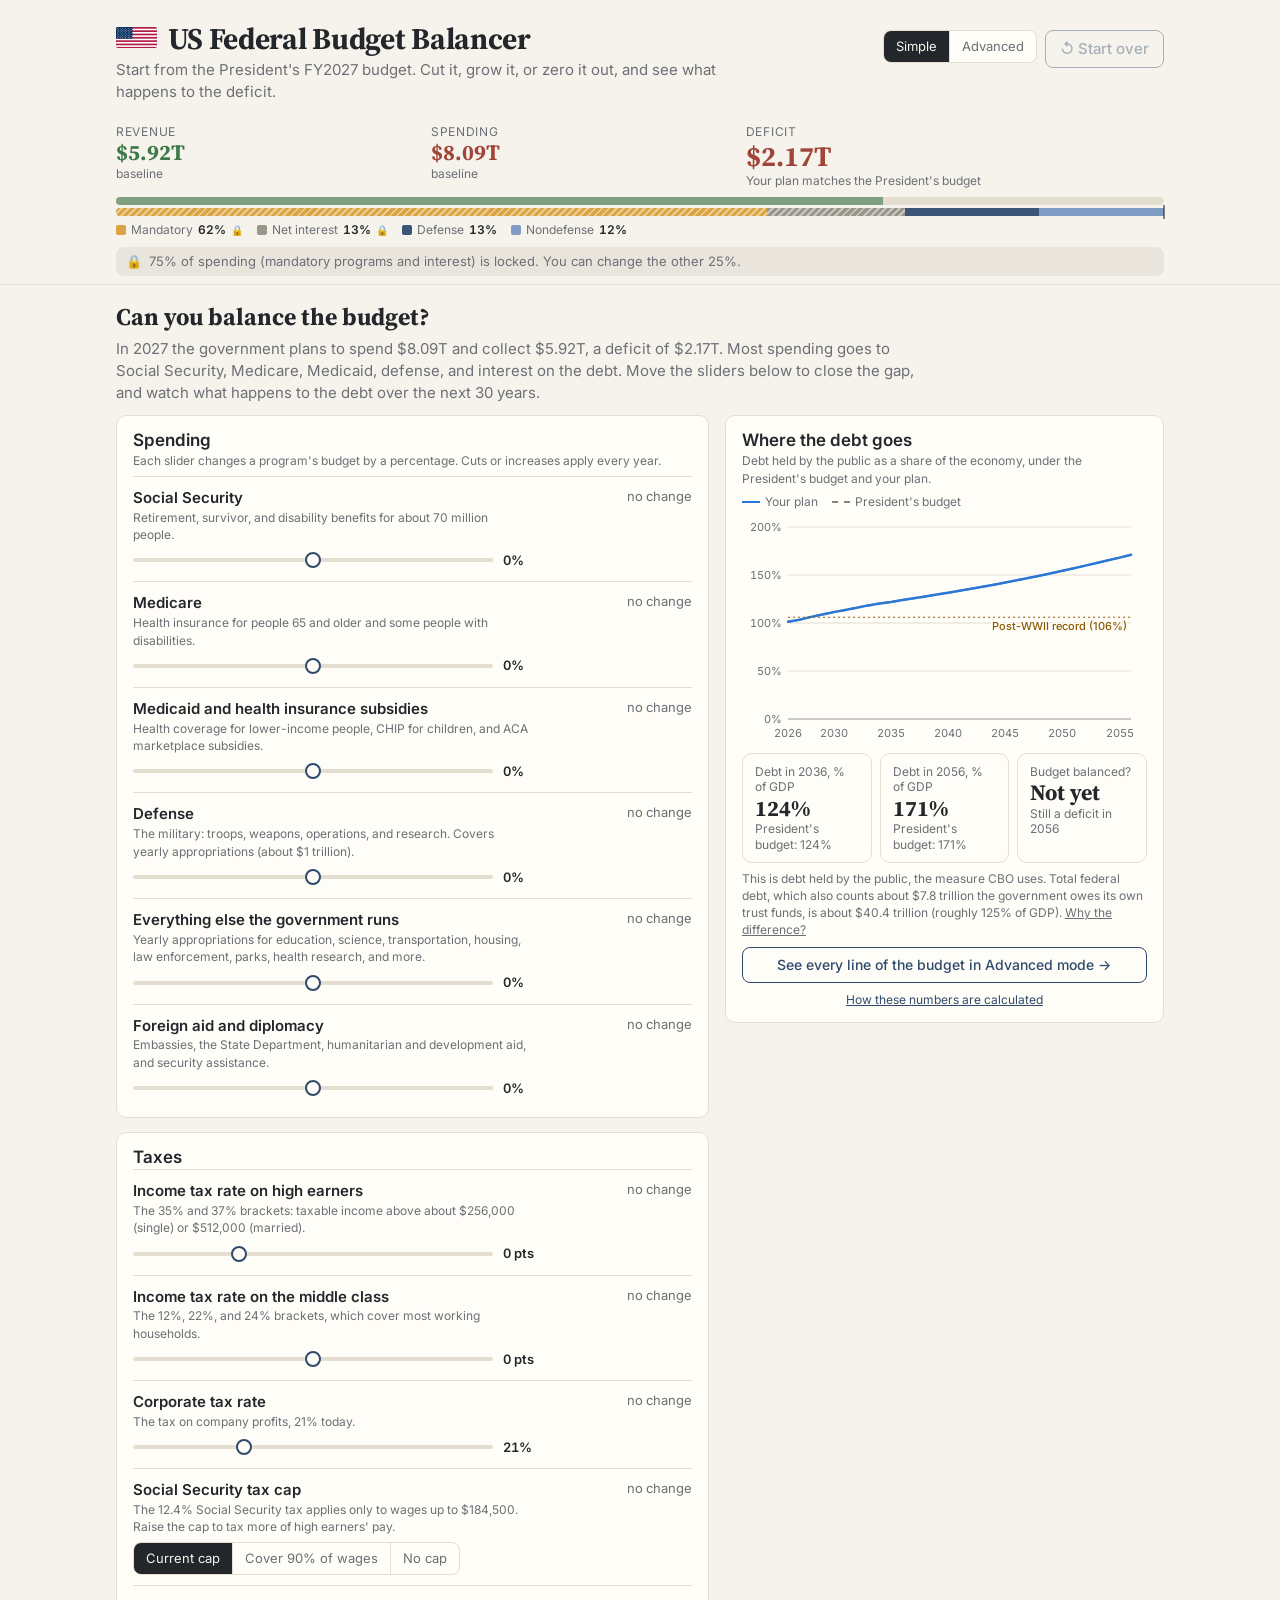
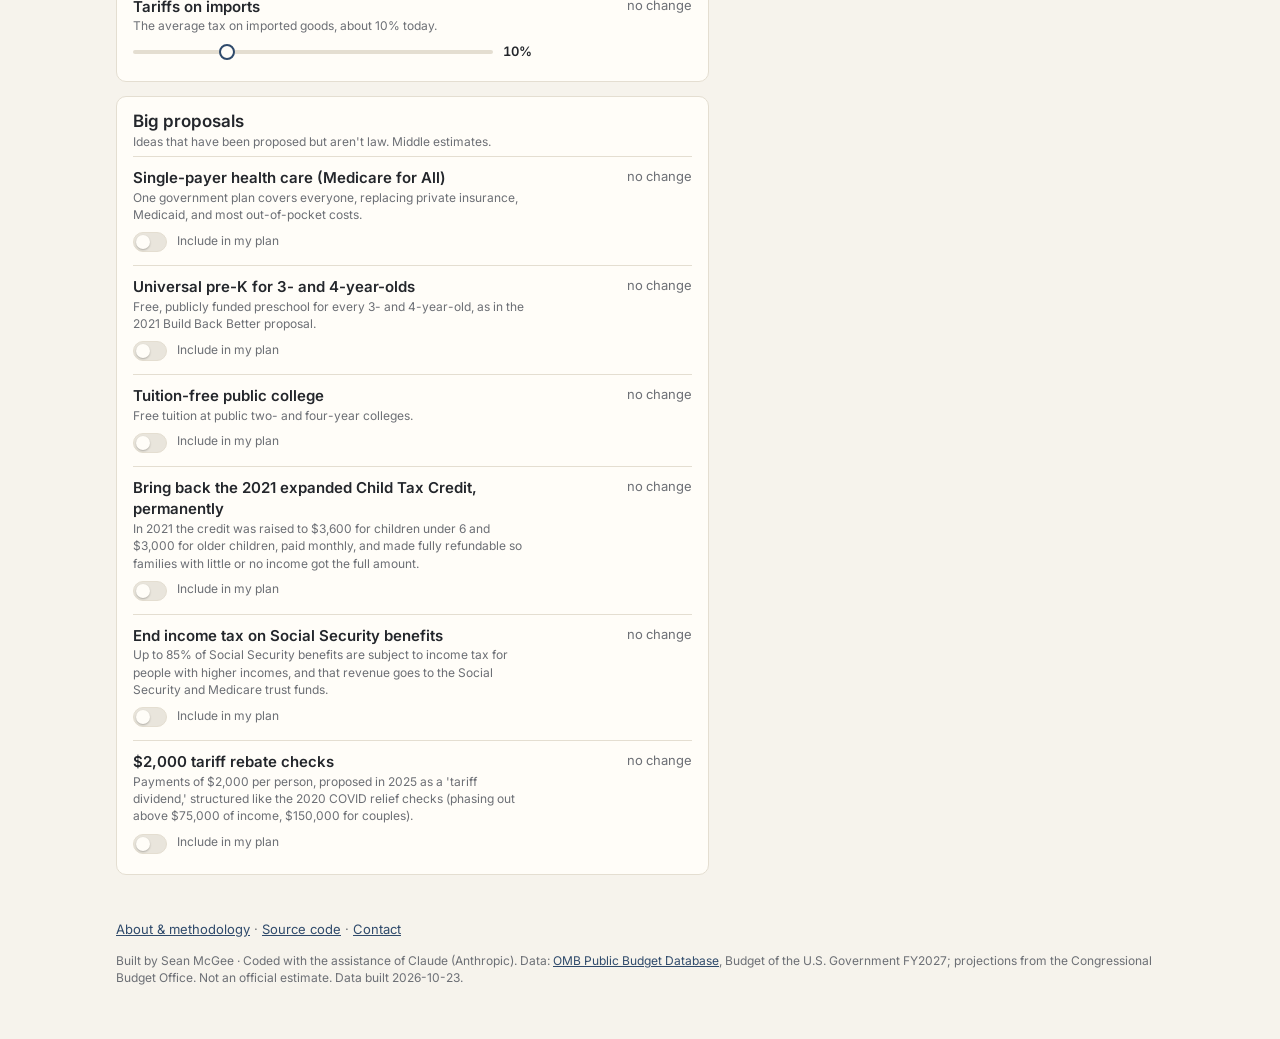
<file: index.html>
<!doctype html>
<html lang="en">
<head>
  <meta charset="utf-8">
  <meta name="viewport" content="width=device-width, initial-scale=1">
  <title>US Federal Budget Balancer</title>
  <link rel="icon" href="favicon.svg" type="image/svg+xml">
  <link rel="icon" href="favicon-32.png" sizes="32x32" type="image/png">
  <link rel="apple-touch-icon" href="apple-touch-icon.png">
  <meta name="theme-color" content="#f6f3ec" media="(prefers-color-scheme: light)">
  <meta name="theme-color" content="#1b1c1e" media="(prefers-color-scheme: dark)">
  <!-- Link previews in texts, chat apps, and social media -->
  <meta property="og:type" content="website">
  <meta property="og:site_name" content="US Federal Budget Balancer">
  <meta property="og:title" content="US Federal Budget Balancer">
  <meta property="og:description" content="Can you balance the federal budget? Start from the President's FY2027 budget, cut or grow spending, change taxes, add new programs, and see what happens to the debt over 30 years. Built on OMB and CBO data.">
  <meta property="og:url" content="https://spmcgee9.github.io/federal-budget-balancer/">
  <meta property="og:image" content="https://spmcgee9.github.io/federal-budget-balancer/og-image.png">
  <meta property="og:image:width" content="1200">
  <meta property="og:image:height" content="630">
  <meta property="og:image:alt" content="US Federal Budget Balancer: a chart of federal debt rising to 171% of GDP by 2056 under the President's budget">
  <meta name="twitter:card" content="summary_large_image">
  <meta name="description" content="Start from the President's budget and try to balance it: cut, grow, or eliminate federal spending and see what happens to the deficit.">
  <link rel="preconnect" href="https://fonts.googleapis.com">
  <link rel="preconnect" href="https://fonts.gstatic.com" crossorigin>
  <link href="https://fonts.googleapis.com/css2?family=Source+Serif+4:opsz,wght@8..60,600;8..60,700&family=Inter:wght@400;500;600&display=swap" rel="stylesheet">
  <link rel="stylesheet" href="css/style.css?v=dev">
  <!-- Start every download at once instead of discovering files one import at a time. -->
  <link rel="preload" href="data/budget.json?v=dev" as="fetch" crossorigin>
  <link rel="preload" href="data/projections.json?v=dev" as="fetch" crossorigin>
  <link rel="modulepreload" href="js/app.js?v=dev">
  <link rel="modulepreload" href="js/model.js?v=dev">
  <link rel="modulepreload" href="js/projections-ui.js?v=dev">
  <link rel="modulepreload" href="js/projection.js?v=dev">
  <link rel="modulepreload" href="js/charts.js?v=dev">
  <link rel="modulepreload" href="js/levers.js?v=dev">
  <link rel="modulepreload" href="js/revenue-ui.js?v=dev">
  <link rel="modulepreload" href="js/proposals.js?v=dev">
  <link rel="modulepreload" href="js/proposals-ui.js?v=dev">
  <link rel="modulepreload" href="js/simple-ui.js?v=dev">
  <link rel="modulepreload" href="js/taxcurve.js?v=dev">
  <link rel="modulepreload" href="js/taxcurve-ui.js?v=dev">
</head>
<body class="loading">
  <header class="masthead">
    <div class="wrap masthead-row">
      <div class="brand">
        <h1><svg class="flag" viewBox="0 0 190 100" aria-hidden="true" focusable="false"><rect width="190" height="100" fill="#fff"/><g fill="#B31942"><rect y="0.00" width="190" height="7.69"/><rect y="15.38" width="190" height="7.69"/><rect y="30.77" width="190" height="7.69"/><rect y="46.15" width="190" height="7.69"/><rect y="61.54" width="190" height="7.69"/><rect y="76.92" width="190" height="7.69"/><rect y="92.31" width="190" height="7.69"/></g><rect width="76" height="53.85" fill="#0A3161"/><g fill="#fff"><circle cx="6.3" cy="5.4" r="1.9"/><circle cx="19.0" cy="5.4" r="1.9"/><circle cx="31.7" cy="5.4" r="1.9"/><circle cx="44.3" cy="5.4" r="1.9"/><circle cx="57.0" cy="5.4" r="1.9"/><circle cx="69.7" cy="5.4" r="1.9"/><circle cx="12.7" cy="10.8" r="1.9"/><circle cx="25.3" cy="10.8" r="1.9"/><circle cx="38.0" cy="10.8" r="1.9"/><circle cx="50.7" cy="10.8" r="1.9"/><circle cx="63.3" cy="10.8" r="1.9"/><circle cx="6.3" cy="16.2" r="1.9"/><circle cx="19.0" cy="16.2" r="1.9"/><circle cx="31.7" cy="16.2" r="1.9"/><circle cx="44.3" cy="16.2" r="1.9"/><circle cx="57.0" cy="16.2" r="1.9"/><circle cx="69.7" cy="16.2" r="1.9"/><circle cx="12.7" cy="21.5" r="1.9"/><circle cx="25.3" cy="21.5" r="1.9"/><circle cx="38.0" cy="21.5" r="1.9"/><circle cx="50.7" cy="21.5" r="1.9"/><circle cx="63.3" cy="21.5" r="1.9"/><circle cx="6.3" cy="26.9" r="1.9"/><circle cx="19.0" cy="26.9" r="1.9"/><circle cx="31.7" cy="26.9" r="1.9"/><circle cx="44.3" cy="26.9" r="1.9"/><circle cx="57.0" cy="26.9" r="1.9"/><circle cx="69.7" cy="26.9" r="1.9"/><circle cx="12.7" cy="32.3" r="1.9"/><circle cx="25.3" cy="32.3" r="1.9"/><circle cx="38.0" cy="32.3" r="1.9"/><circle cx="50.7" cy="32.3" r="1.9"/><circle cx="63.3" cy="32.3" r="1.9"/><circle cx="6.3" cy="37.7" r="1.9"/><circle cx="19.0" cy="37.7" r="1.9"/><circle cx="31.7" cy="37.7" r="1.9"/><circle cx="44.3" cy="37.7" r="1.9"/><circle cx="57.0" cy="37.7" r="1.9"/><circle cx="69.7" cy="37.7" r="1.9"/><circle cx="12.7" cy="43.1" r="1.9"/><circle cx="25.3" cy="43.1" r="1.9"/><circle cx="38.0" cy="43.1" r="1.9"/><circle cx="50.7" cy="43.1" r="1.9"/><circle cx="63.3" cy="43.1" r="1.9"/><circle cx="6.3" cy="48.5" r="1.9"/><circle cx="19.0" cy="48.5" r="1.9"/><circle cx="31.7" cy="48.5" r="1.9"/><circle cx="44.3" cy="48.5" r="1.9"/><circle cx="57.0" cy="48.5" r="1.9"/><circle cx="69.7" cy="48.5" r="1.9"/></g><rect width="190" height="100" fill="none" stroke="rgba(0,0,0,.18)" stroke-width="2"/></svg>US Federal Budget Balancer</h1>
        <p class="tagline">Start from the President's <span data-fy>FY2027</span> budget. Cut it, grow it, or zero it out, and see what happens to the deficit.</p>
      </div>
      <div class="masthead-actions">
        <div class="seg-ctl mode-ctl" role="group" aria-label="Detail level" id="mode-ctl">
          <button data-mode="simple" aria-pressed="true">Simple</button>
          <button data-mode="advanced" aria-pressed="false">Advanced</button>
        </div>
        <button class="btn ghost start-over" id="start-over" disabled title="Undo every change and go back to the President's budget">↺ Start over</button>
      </div>
    </div>
  </header>

  <section class="scoreboard" aria-live="polite">
    <div class="wrap score-grid">
      <div class="score">
        <span class="label">Revenue</span>
        <span class="val in" id="sc-rev">—</span>
        <span class="sub" id="sc-rev-d"></span>
      </div>
      <div class="score">
        <span class="label">Spending</span>
        <span class="val out" id="sc-out">—</span>
        <span class="sub" id="sc-out-d"></span>
      </div>
      <div class="score big">
        <span class="label" id="sc-bal-label">Deficit</span>
        <span class="val" id="sc-bal">—</span>
        <span class="sub" id="sc-bal-d"></span>
      </div>
      <div class="meter">
        <div class="bar rev" title="Revenue"><span id="bar-rev"></span></div>
        <div class="bar out" id="bar-out" title="Spending">
          <span class="seg M" data-seg="M"></span><span class="seg I" data-seg="I"></span><span class="seg DD" data-seg="DD"></span><span class="seg ND" data-seg="ND"></span><span class="seg NEW" data-seg="NEW"></span>
          <i id="bar-out-base" title="Baseline spending"></i>
        </div>
        <div class="seg-legend" id="seg-legend">
          <span data-leg="M"><i class="sw M"></i>Mandatory <b></b></span>
          <span data-leg="I"><i class="sw I"></i>Net interest <b></b></span>
          <span data-leg="DD"><i class="sw DD"></i>Defense <b></b></span>
          <span data-leg="ND"><i class="sw ND"></i>Nondefense <b></b></span>
          <span data-leg="NEW" hidden><i class="sw NEW"></i>New programs <b></b></span>
        </div>
      </div>
    </div>
    <div class="wrap">
      <div class="mand-flag" id="mand-flag"><span id="mand-flag-icon">🔒</span><span id="mand-flag-text"></span></div>
    </div>
  </section>

  <main class="wrap">
    <p class="loading-msg" id="loading-msg" role="status">Loading the President's budget…</p>
    <section id="simple" class="simple" hidden></section>
    <div class="toolbar">
      <nav class="tabs" role="tablist">
        <button role="tab" aria-selected="true" data-tab="spending">Spending</button>
        <button role="tab" aria-selected="false" data-tab="revenue">Revenue</button>
        <button role="tab" aria-selected="false" data-tab="proposals">Proposals</button>
        <button role="tab" aria-selected="false" data-tab="changes">Your changes <span class="count" id="chg-count" hidden></span></button>
        <button role="tab" aria-selected="false" data-tab="projections">Projections</button>
      </nav>
      <label class="phase-ctl" title="How quickly your changes take full effect. You can override this for any single change in its 'What is this?' panel.">
        <span>Phase in changes</span>
        <select id="phase-global">
          <option value="0">Immediately</option>
          <option value="3">Over 3 years</option>
          <option value="5">Over 5 years</option>
          <option value="10">Over 10 years</option>
        </select>
      </label>
    </div>

    <section data-panel="spending">
      <h2 class="sr-only">Spending</h2>
      <div class="controls-bar">
        <label class="switch-line" title="Mandatory spending is set by existing law rather than yearly appropriations">
          <input type="checkbox" id="mand-toggle" class="switch">
          <span><strong>Allow changes to mandatory programs</strong>
            <small>Social Security, Medicare, Medicaid, SNAP and other programs set by existing law</small></span>
        </label>
        <input type="search" id="search" placeholder="Find a program or agency (e.g. NASA, Pell)" aria-label="Search programs">
      </div>
      <div class="legend">
        <span class="chip D">Discretionary</span><span>set each year by Congress</span>
        <span class="chip M">Mandatory</span><span>set by existing law</span>
        <span class="chip X">Locked</span><span>interest, internal transfers, and offsetting receipts</span>
        <span class="legend-note">Largest first</span>
      </div>
      <div id="tree" class="tree" role="tree"></div>
      <div id="search-results" class="tree" hidden></div>
    </section>

    <section data-panel="revenue" hidden>
      <h2 class="sr-only">Revenue</h2>
      <div id="revenue"></div>
    </section>

    <section data-panel="proposals" hidden>
      <h2 class="sr-only">Proposals</h2>
      <div id="proposals"></div>
    </section>

    <section data-panel="changes" hidden>
      <h2 class="sr-only">Your changes</h2>
      <div class="changes-head">
        <button class="btn" id="share">Copy share link</button>
      </div>
      <div id="changes"></div>
    </section>

    <section data-panel="projections" hidden>
      <h2 class="sr-only">Projections</h2>
      <div class="proj-bar">
        <div class="seg-ctl" role="group" aria-label="Units" id="proj-units">
          <button data-units="usd" aria-pressed="true">Dollars</button>
          <button data-units="real" aria-pressed="false" title="Adjusted for inflation to FY2026 dollars">Today's dollars</button>
          <button data-units="gdp" aria-pressed="false">% of GDP</button>
        </div>
        <div class="seg-ctl" role="group" aria-label="Years shown" id="proj-horizon">
          <button data-h="10" aria-pressed="false">10 years</button>
          <button data-h="20" aria-pressed="false">20 years</button>
          <button data-h="30" aria-pressed="true">30 years</button>
        </div>
      </div>
      <details class="method assumptions" id="assumptions">
        <summary>Economic and behavioral assumptions <span class="chip warn-soft" id="assume-flag" hidden>changed</span></summary>
        <p class="small">These settings change the projections for both the President's budget and your plan, so you can see how sensitive the outlook is. They don't change the Spending tab, which shows OMB's numbers for <span data-fy>FY2027</span>.</p>
        <div id="assumptions-body"></div>
        <button class="btn ghost small-btn" id="assume-reset" disabled>Reset assumptions</button>
      </details>
      <p class="proj-headline" id="proj-headline"></p>
      <div class="kpis" id="kpis"></div>

      <div class="chart-card">
        <h3>Debt held by the public</h3>
        <p class="chart-sub">What the government owes to investors, at the end of each fiscal year.</p>
        <div class="legend-row"><span><i class="ln plan"></i>Your plan</span><span><i class="ln base"></i>President's budget</span></div>
        <div id="ch-debt"></div>
        <p class="debt-note">This is debt held by the public, the measure CBO uses. Total federal debt, which also counts about $7.8 trillion the government owes its own trust funds, is about $40.4 trillion (roughly 125% of GDP). <a href="about.html#debt-measures">Why the difference?</a></p>
      </div>
      <div class="chart-card">
        <h3>Annual deficit or surplus</h3>
        <p class="chart-sub">Bars show your plan: <span class="cut">green</span> for a surplus, <span class="add">red</span> for a deficit.</p>
        <div class="legend-row"><span><i class="sq out"></i>Your plan (deficit)</span><span><i class="sq in"></i>Your plan (surplus)</span><span><i class="ln base"></i>President's budget</span></div>
        <div id="ch-def"></div>
      </div>
      <div class="chart-card">
        <h3>Interest on the debt</h3>
        <p class="chart-sub">Net interest is calculated from the debt your plan leaves behind. Lower debt means lower interest, which compounds.</p>
        <div class="legend-row"><span><i class="ln plan"></i>Your plan</span><span><i class="ln base"></i>President's budget</span></div>
        <div id="ch-int"></div>
      </div>
      <div class="chart-card">
        <h3>Where the money goes under your plan</h3>
        <p class="chart-sub">Spending by category, with revenue as a dashed line. The gap between the top of the stack and the line is the deficit.</p>
        <div class="legend-row" id="mix-legend"></div>
        <div id="ch-mix"></div>
      </div>
      <div class="chart-card">
        <h3>Why it gets harder: an aging population</h3>
        <p class="chart-sub">People 65 and older for every 100 people aged 25 to 64. Social Security and Medicare grow with this ratio, and so does the pressure on the budget.</p>
        <div id="ch-demo"></div>
      </div>

      <details class="method">
        <summary>How these projections work</summary>
        <div id="method-body">
          <p><strong>Starting point.</strong> CBO's February 2026 current-law projections for 2026–2056, which already reflect an aging population, rising health costs, interest rates, and economic growth.</p>
          <p><strong>The President's budget.</strong> CBO's June 2026 estimate of the President's 2027 spending proposals is added for 2027–2036. The budget proposed no tax changes. After 2036 the budget's lower discretionary spending is held at its 2036 share of GDP. Customs revenue is reduced to reflect CBO's July 2026 tariff update after the Supreme Court ended the IEEPA tariffs (about $250 billion in 2026, mostly refunds, and about $0.7 trillion over 2027–2036; CBO gave no year-by-year figures, so that amount is spread across years in proportion to projected customs revenue).</p>
          <p><strong>Your plan.</strong> For 2027–2031, your changes are applied to each account's year-by-year amounts in OMB's budget data, the same numbers as the Spending tab. After 2031, the change in each category (Social Security, Medicare, Medicaid and other health, other mandatory, discretionary) grows with CBO's projection for that category, so a 10% Social Security cut stays a 10% cut as the program grows.</p>
          <p><strong>Interest.</strong> CBO's projected interest, plus interest on any extra or avoided debt at CBO's projected average interest rate on federal debt (3.5% in 2027, rising to 4.2%).</p>
          <p><strong>Paying off the debt.</strong> If the debt isn't gone by 2056, it is projected further by holding 2056's revenue and spending shares of GDP, growth rate, and interest rate constant. That's an extrapolation, not a CBO projection.</p>
          <p><strong>Assumptions.</strong> The panel at the top can switch to OMB's economic forecast, change growth or interest rates, and turn on a feedback from debt to interest rates. Growth changes revenue in proportion and mandatory spending partly (0.4% per 1% of GDP); discretionary spending is set in dollars. Rate changes reach the average rate on the debt over about six years. These sensitivities come within about 4% of CBO's published rules of thumb.</p>
          <p><strong>What's not modeled.</strong> Spending and tax changes don't change economic growth directly (beyond the optional interest-rate feedback). FY2027 differs slightly from the Spending tab because this tab uses CBO's estimates and the Spending tab uses OMB's. Independent analysts' totals for the President's budget vary with their assumptions.</p>
          <p class="small" id="proj-sources"></p>
        </div>
      </details>
      <details class="method">
        <summary>Year-by-year table</summary>
        <div class="table-wrap" id="proj-table"></div>
      </details>
    </section>
  </main>

  <div class="drawer" id="drawer" hidden role="dialog" aria-modal="true" aria-labelledby="drawer-title">
    <div class="drawer-card">
      <button class="close" id="drawer-close" aria-label="Close">×</button>
      <p class="crumbs" id="drawer-path"></p>
      <h2 id="drawer-title"></h2>
      <p id="drawer-desc"></p>
      <dl id="drawer-facts"></dl>
      <div id="drawer-phase" class="drawer-phase" hidden>
        <label for="drawer-phase-sel">Phase in this change</label>
        <select id="drawer-phase-sel"></select>
      </div>
      <p class="links" id="drawer-links"></p>
    </div>
  </div>

  <footer class="wrap foot">
    <p class="foot-links"><a href="about.html">About & methodology</a> · <a href="https://github.com/spmcgee9/federal-budget-balancer">Source code</a> · <a href="mailto:smcgee.dev@gmail.com">Contact</a></p>
    <p>Built by Sean McGee · Coded with the assistance of Claude (Anthropic). Data: <a data-src href="#">OMB Public Budget Database</a>, Budget of the U.S. Government <span data-fy>FY2027</span>; projections from the Congressional Budget Office. Not an official estimate. <span id="gen"></span></p>
  </footer>
  <div class="toast" id="toast" hidden><span id="toast-text"></span><button id="toast-undo" hidden>Undo</button></div>
  <div class="err-banner" id="err-banner" hidden></div>
  <script>
    // If a script fails in this browser, say so on the page instead of leaving blank panels.
    (function () {
      function show(msg) {
        var b = document.getElementById("err-banner");
        if (!b) return;
        b.hidden = false;
        b.textContent = "Something didn't load correctly (" + msg + "). Try reloading the page; if it keeps happening, please report it.";
      }
      window.addEventListener("error", function (e) {
        // Browsers report this harmless layout notice as an error; it isn't one.
        if (/ResizeObserver loop/.test(e.message || "")) return;
        show((e.message || "script error") + (e.filename ? " in " + e.filename.split("/").pop().split("?")[0] : "")); });
      window.addEventListener("unhandledrejection", function (e) { show(e.reason && e.reason.message ? e.reason.message : "loading error"); });
    })();
  </script>
  <script type="module" src="js/app.js?v=dev"></script>
</body>
</html>
</file>
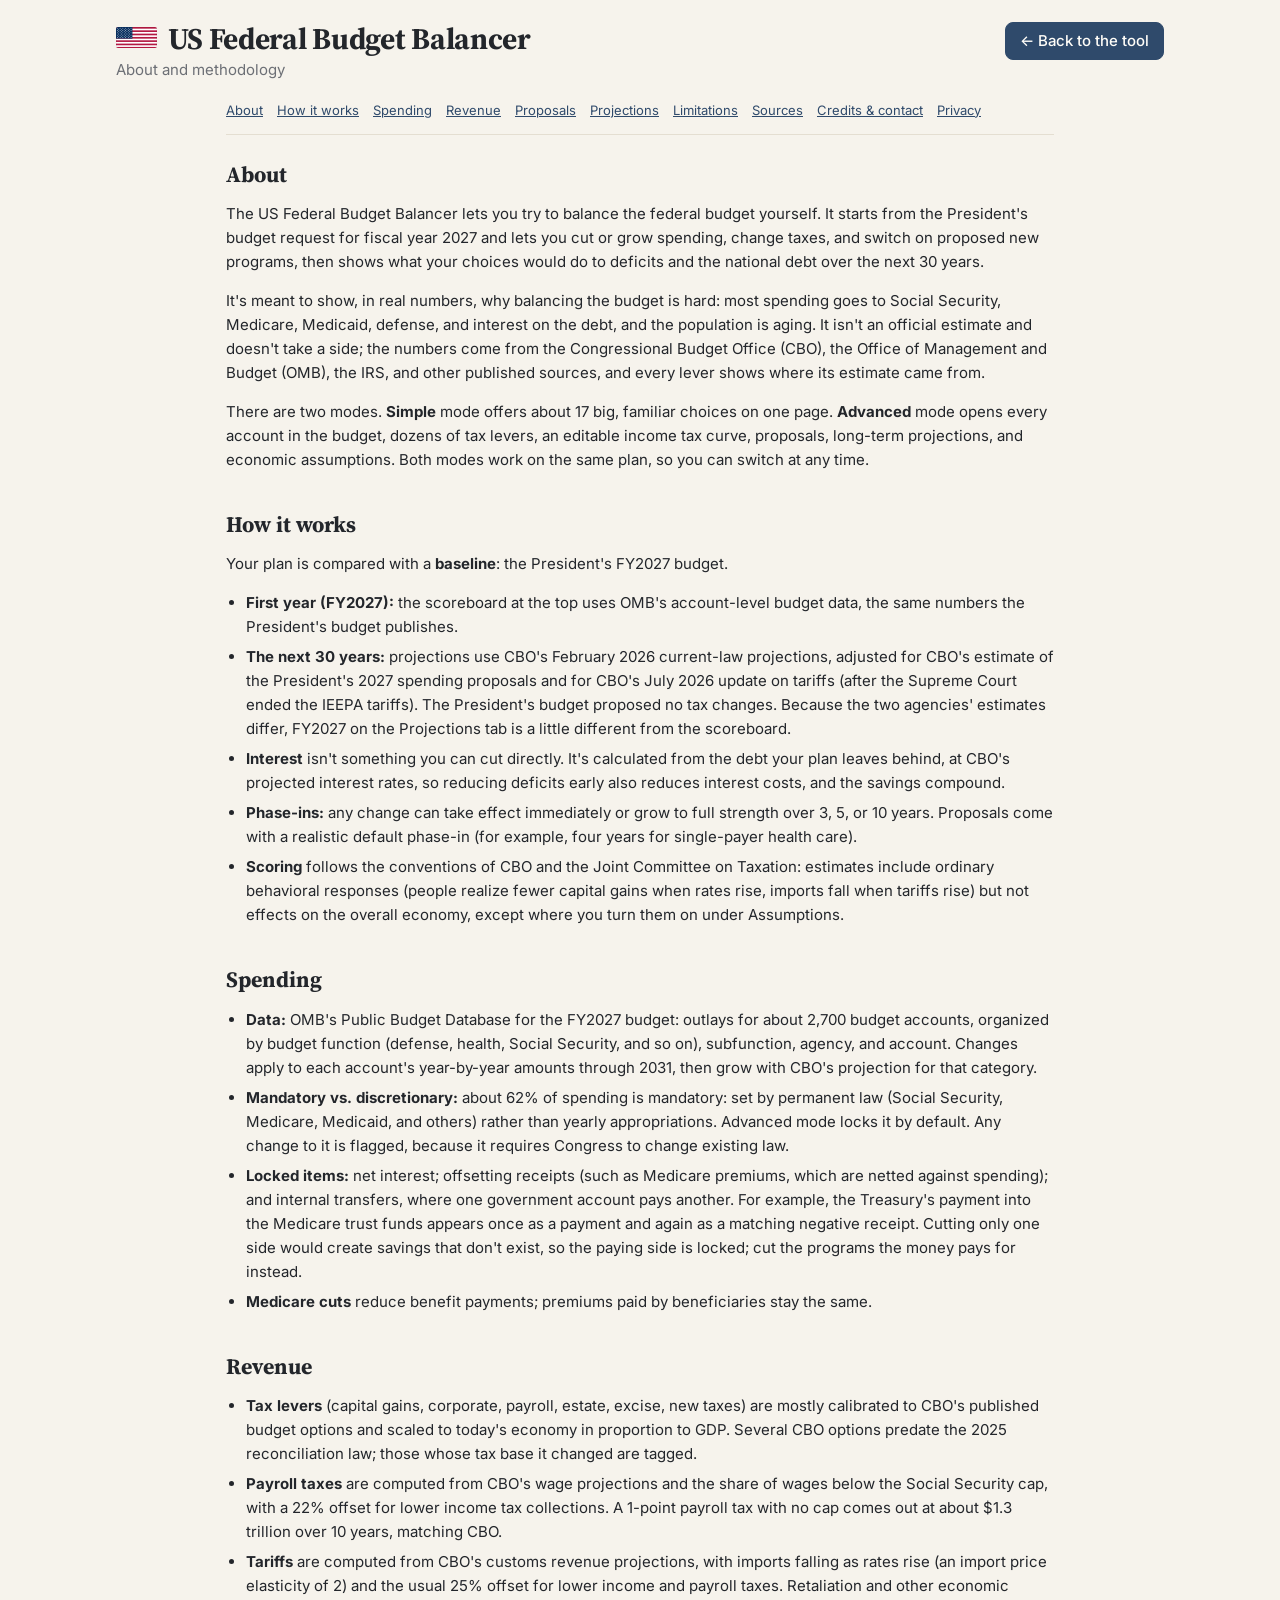
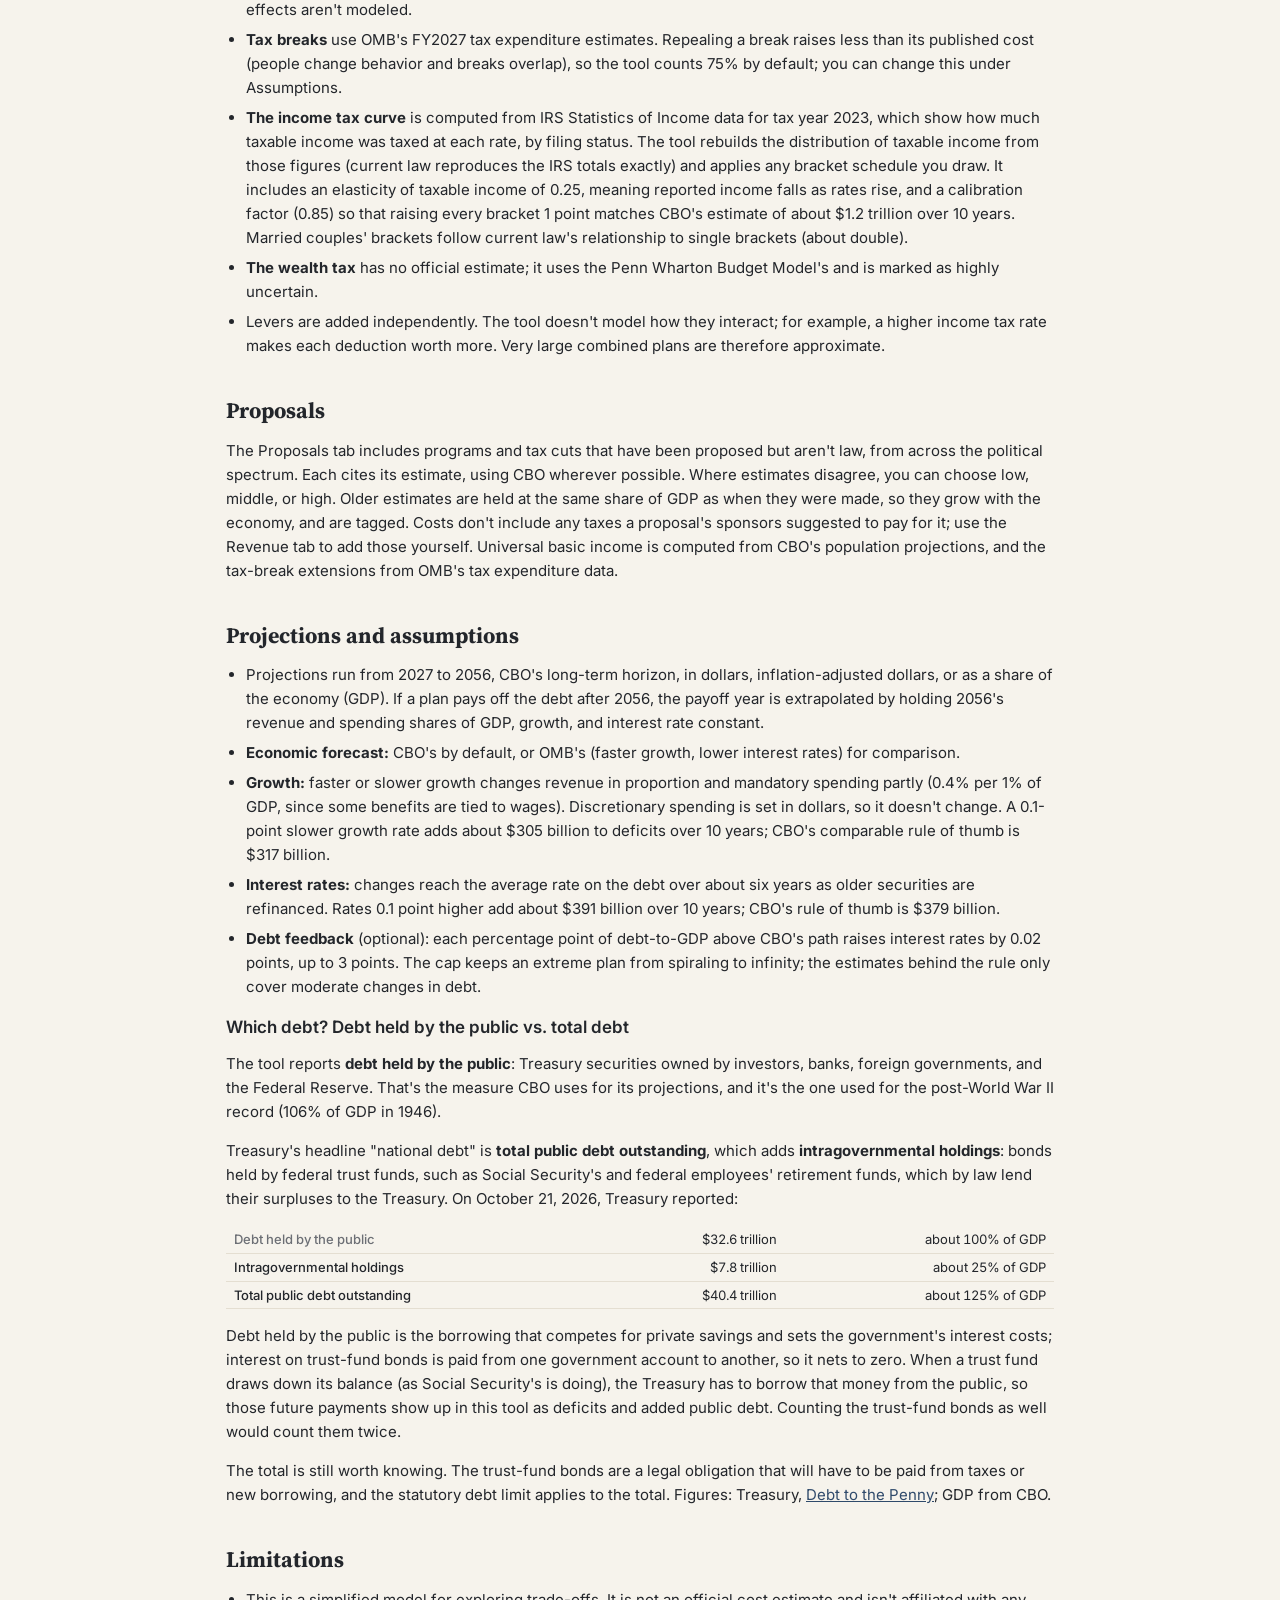
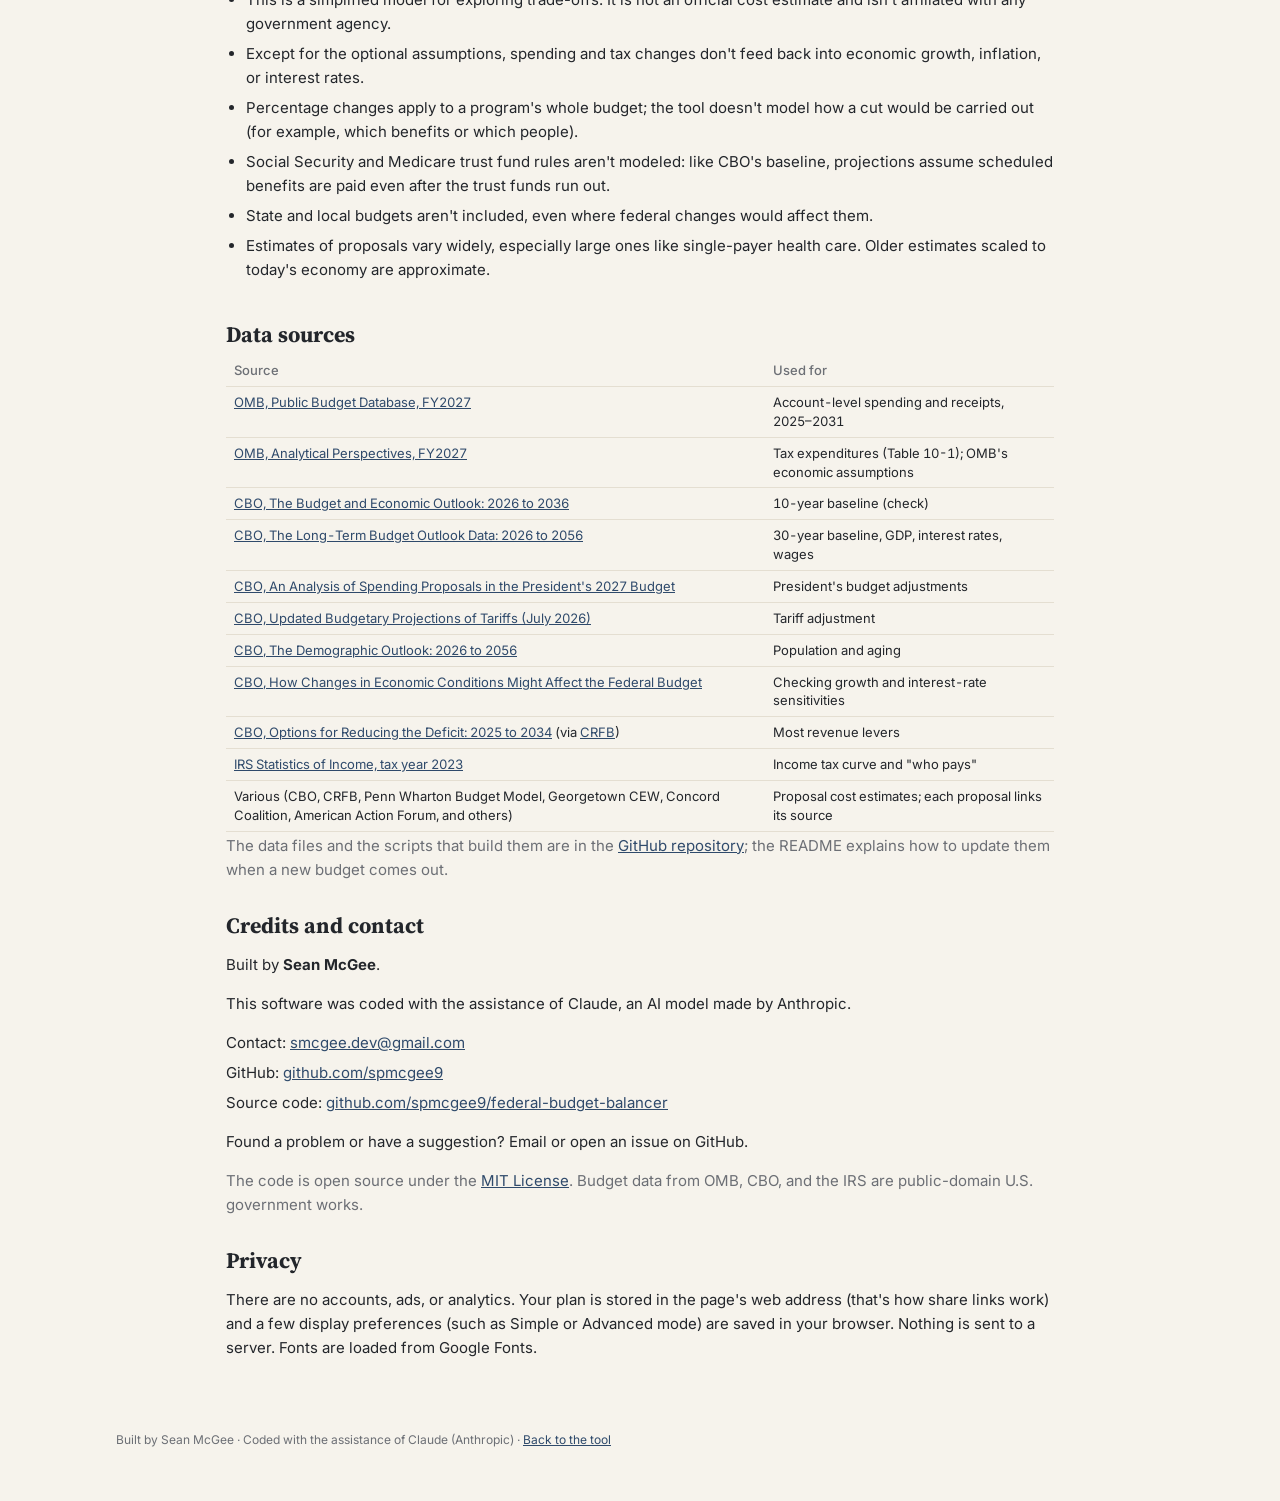
<file: about.html>
<!doctype html>
<html lang="en">
<head>
  <meta charset="utf-8">
  <meta name="viewport" content="width=device-width, initial-scale=1">
  <title>About & Methodology · US Federal Budget Balancer</title>
  <link rel="icon" href="favicon.svg" type="image/svg+xml">
  <link rel="icon" href="favicon-32.png" sizes="32x32" type="image/png">
  <link rel="apple-touch-icon" href="apple-touch-icon.png">
  <meta name="theme-color" content="#f6f3ec" media="(prefers-color-scheme: light)">
  <meta name="theme-color" content="#1b1c1e" media="(prefers-color-scheme: dark)">
  <!-- Link previews in texts, chat apps, and social media -->
  <meta property="og:type" content="website">
  <meta property="og:site_name" content="US Federal Budget Balancer">
  <meta property="og:title" content="About the US Federal Budget Balancer">
  <meta property="og:description" content="Can you balance the federal budget? Start from the President's FY2027 budget, cut or grow spending, change taxes, add new programs, and see what happens to the debt over 30 years. Built on OMB and CBO data.">
  <meta property="og:url" content="https://spmcgee9.github.io/federal-budget-balancer/about.html">
  <meta property="og:image" content="https://spmcgee9.github.io/federal-budget-balancer/og-image.png">
  <meta property="og:image:width" content="1200">
  <meta property="og:image:height" content="630">
  <meta property="og:image:alt" content="US Federal Budget Balancer: a chart of federal debt rising to 171% of GDP by 2056 under the President's budget">
  <meta name="twitter:card" content="summary_large_image">
  <meta name="description" content="How the US Federal Budget Balancer works: data sources, methods, assumptions, limitations, and credits.">
  <link rel="preconnect" href="https://fonts.googleapis.com">
  <link rel="preconnect" href="https://fonts.gstatic.com" crossorigin>
  <link href="https://fonts.googleapis.com/css2?family=Source+Serif+4:opsz,wght@8..60,600;8..60,700&family=Inter:wght@400;500;600&display=swap" rel="stylesheet">
  <link rel="stylesheet" href="css/style.css?v=dev">
</head>
<body class="doc-page">
  <header class="masthead">
    <div class="wrap masthead-row">
      <div class="brand">
        <h1><a href="./" class="home-link"><svg class="flag" viewBox="0 0 190 100" aria-hidden="true" focusable="false"><rect width="190" height="100" fill="#fff"/><g fill="#B31942"><rect y="0.00" width="190" height="7.69"/><rect y="15.38" width="190" height="7.69"/><rect y="30.77" width="190" height="7.69"/><rect y="46.15" width="190" height="7.69"/><rect y="61.54" width="190" height="7.69"/><rect y="76.92" width="190" height="7.69"/><rect y="92.31" width="190" height="7.69"/></g><rect width="76" height="53.85" fill="#0A3161"/><g fill="#fff"><circle cx="6.3" cy="5.4" r="1.9"/><circle cx="19.0" cy="5.4" r="1.9"/><circle cx="31.7" cy="5.4" r="1.9"/><circle cx="44.3" cy="5.4" r="1.9"/><circle cx="57.0" cy="5.4" r="1.9"/><circle cx="69.7" cy="5.4" r="1.9"/><circle cx="12.7" cy="10.8" r="1.9"/><circle cx="25.3" cy="10.8" r="1.9"/><circle cx="38.0" cy="10.8" r="1.9"/><circle cx="50.7" cy="10.8" r="1.9"/><circle cx="63.3" cy="10.8" r="1.9"/><circle cx="6.3" cy="16.2" r="1.9"/><circle cx="19.0" cy="16.2" r="1.9"/><circle cx="31.7" cy="16.2" r="1.9"/><circle cx="44.3" cy="16.2" r="1.9"/><circle cx="57.0" cy="16.2" r="1.9"/><circle cx="69.7" cy="16.2" r="1.9"/><circle cx="12.7" cy="21.5" r="1.9"/><circle cx="25.3" cy="21.5" r="1.9"/><circle cx="38.0" cy="21.5" r="1.9"/><circle cx="50.7" cy="21.5" r="1.9"/><circle cx="63.3" cy="21.5" r="1.9"/><circle cx="6.3" cy="26.9" r="1.9"/><circle cx="19.0" cy="26.9" r="1.9"/><circle cx="31.7" cy="26.9" r="1.9"/><circle cx="44.3" cy="26.9" r="1.9"/><circle cx="57.0" cy="26.9" r="1.9"/><circle cx="69.7" cy="26.9" r="1.9"/><circle cx="12.7" cy="32.3" r="1.9"/><circle cx="25.3" cy="32.3" r="1.9"/><circle cx="38.0" cy="32.3" r="1.9"/><circle cx="50.7" cy="32.3" r="1.9"/><circle cx="63.3" cy="32.3" r="1.9"/><circle cx="6.3" cy="37.7" r="1.9"/><circle cx="19.0" cy="37.7" r="1.9"/><circle cx="31.7" cy="37.7" r="1.9"/><circle cx="44.3" cy="37.7" r="1.9"/><circle cx="57.0" cy="37.7" r="1.9"/><circle cx="69.7" cy="37.7" r="1.9"/><circle cx="12.7" cy="43.1" r="1.9"/><circle cx="25.3" cy="43.1" r="1.9"/><circle cx="38.0" cy="43.1" r="1.9"/><circle cx="50.7" cy="43.1" r="1.9"/><circle cx="63.3" cy="43.1" r="1.9"/><circle cx="6.3" cy="48.5" r="1.9"/><circle cx="19.0" cy="48.5" r="1.9"/><circle cx="31.7" cy="48.5" r="1.9"/><circle cx="44.3" cy="48.5" r="1.9"/><circle cx="57.0" cy="48.5" r="1.9"/><circle cx="69.7" cy="48.5" r="1.9"/></g><rect width="190" height="100" fill="none" stroke="rgba(0,0,0,.18)" stroke-width="2"/></svg>US Federal Budget Balancer</a></h1>
        <p class="tagline">About and methodology</p>
      </div>
      <a class="btn" href="./">← Back to the tool</a>
    </div>
  </header>

  <main class="wrap doc">
    <nav class="doc-toc" aria-label="On this page">
      <a href="#about">About</a>
      <a href="#how">How it works</a>
      <a href="#spending">Spending</a>
      <a href="#revenue">Revenue</a>
      <a href="#proposals">Proposals</a>
      <a href="#projections">Projections</a>
      <a href="#limits">Limitations</a>
      <a href="#sources">Sources</a>
      <a href="#credits">Credits & contact</a>
      <a href="#privacy">Privacy</a>
    </nav>

    <section id="about">
      <h2>About</h2>
      <p>The US Federal Budget Balancer lets you try to balance the federal budget yourself. It starts from the President's budget request for fiscal year 2027 and lets you cut or grow spending, change taxes, and switch on proposed new programs, then shows what your choices would do to deficits and the national debt over the next 30 years.</p>
      <p>It's meant to show, in real numbers, why balancing the budget is hard: most spending goes to Social Security, Medicare, Medicaid, defense, and interest on the debt, and the population is aging. It isn't an official estimate and doesn't take a side; the numbers come from the Congressional Budget Office (CBO), the Office of Management and Budget (OMB), the IRS, and other published sources, and every lever shows where its estimate came from.</p>
      <p>There are two modes. <strong>Simple</strong> mode offers about 17 big, familiar choices on one page. <strong>Advanced</strong> mode opens every account in the budget, dozens of tax levers, an editable income tax curve, proposals, long-term projections, and economic assumptions. Both modes work on the same plan, so you can switch at any time.</p>
    </section>

    <section id="how">
      <h2>How it works</h2>
      <p>Your plan is compared with a <strong>baseline</strong>: the President's FY2027 budget.</p>
      <ul>
        <li><strong>First year (FY2027):</strong> the scoreboard at the top uses OMB's account-level budget data, the same numbers the President's budget publishes.</li>
        <li><strong>The next 30 years:</strong> projections use CBO's February 2026 current-law projections, adjusted for CBO's estimate of the President's 2027 spending proposals and for CBO's July 2026 update on tariffs (after the Supreme Court ended the IEEPA tariffs). The President's budget proposed no tax changes. Because the two agencies' estimates differ, FY2027 on the Projections tab is a little different from the scoreboard.</li>
        <li><strong>Interest</strong> isn't something you can cut directly. It's calculated from the debt your plan leaves behind, at CBO's projected interest rates, so reducing deficits early also reduces interest costs, and the savings compound.</li>
        <li><strong>Phase-ins:</strong> any change can take effect immediately or grow to full strength over 3, 5, or 10 years. Proposals come with a realistic default phase-in (for example, four years for single-payer health care).</li>
        <li><strong>Scoring</strong> follows the conventions of CBO and the Joint Committee on Taxation: estimates include ordinary behavioral responses (people realize fewer capital gains when rates rise, imports fall when tariffs rise) but not effects on the overall economy, except where you turn them on under Assumptions.</li>
      </ul>
    </section>

    <section id="spending">
      <h2>Spending</h2>
      <ul>
        <li><strong>Data:</strong> OMB's Public Budget Database for the FY2027 budget: outlays for about 2,700 budget accounts, organized by budget function (defense, health, Social Security, and so on), subfunction, agency, and account. Changes apply to each account's year-by-year amounts through 2031, then grow with CBO's projection for that category.</li>
        <li><strong>Mandatory vs. discretionary:</strong> about 62% of spending is mandatory: set by permanent law (Social Security, Medicare, Medicaid, and others) rather than yearly appropriations. Advanced mode locks it by default. Any change to it is flagged, because it requires Congress to change existing law.</li>
        <li><strong>Locked items:</strong> net interest; offsetting receipts (such as Medicare premiums, which are netted against spending); and internal transfers, where one government account pays another. For example, the Treasury's payment into the Medicare trust funds appears once as a payment and again as a matching negative receipt. Cutting only one side would create savings that don't exist, so the paying side is locked; cut the programs the money pays for instead.</li>
        <li><strong>Medicare cuts</strong> reduce benefit payments; premiums paid by beneficiaries stay the same.</li>
      </ul>
    </section>

    <section id="revenue">
      <h2>Revenue</h2>
      <ul>
        <li><strong>Tax levers</strong> (capital gains, corporate, payroll, estate, excise, new taxes) are mostly calibrated to CBO's published budget options and scaled to today's economy in proportion to GDP. Several CBO options predate the 2025 reconciliation law; those whose tax base it changed are tagged.</li>
        <li><strong>Payroll taxes</strong> are computed from CBO's wage projections and the share of wages below the Social Security cap, with a 22% offset for lower income tax collections. A 1-point payroll tax with no cap comes out at about $1.3 trillion over 10 years, matching CBO.</li>
        <li><strong>Tariffs</strong> are computed from CBO's customs revenue projections, with imports falling as rates rise (an import price elasticity of 2) and the usual 25% offset for lower income and payroll taxes. Retaliation and other economic effects aren't modeled.</li>
        <li><strong>Tax breaks</strong> use OMB's FY2027 tax expenditure estimates. Repealing a break raises less than its published cost (people change behavior and breaks overlap), so the tool counts 75% by default; you can change this under Assumptions.</li>
        <li><strong>The income tax curve</strong> is computed from IRS Statistics of Income data for tax year 2023, which show how much taxable income was taxed at each rate, by filing status. The tool rebuilds the distribution of taxable income from those figures (current law reproduces the IRS totals exactly) and applies any bracket schedule you draw. It includes an elasticity of taxable income of 0.25, meaning reported income falls as rates rise, and a calibration factor (0.85) so that raising every bracket 1 point matches CBO's estimate of about $1.2 trillion over 10 years. Married couples' brackets follow current law's relationship to single brackets (about double).</li>
        <li><strong>The wealth tax</strong> has no official estimate; it uses the Penn Wharton Budget Model's and is marked as highly uncertain.</li>
        <li>Levers are added independently. The tool doesn't model how they interact; for example, a higher income tax rate makes each deduction worth more. Very large combined plans are therefore approximate.</li>
      </ul>
    </section>

    <section id="proposals">
      <h2>Proposals</h2>
      <p>The Proposals tab includes programs and tax cuts that have been proposed but aren't law, from across the political spectrum. Each cites its estimate, using CBO wherever possible. Where estimates disagree, you can choose low, middle, or high. Older estimates are held at the same share of GDP as when they were made, so they grow with the economy, and are tagged. Costs don't include any taxes a proposal's sponsors suggested to pay for it; use the Revenue tab to add those yourself. Universal basic income is computed from CBO's population projections, and the tax-break extensions from OMB's tax expenditure data.</p>
    </section>

    <section id="projections">
      <h2>Projections and assumptions</h2>
      <ul>
        <li>Projections run from 2027 to 2056, CBO's long-term horizon, in dollars, inflation-adjusted dollars, or as a share of the economy (GDP). If a plan pays off the debt after 2056, the payoff year is extrapolated by holding 2056's revenue and spending shares of GDP, growth, and interest rate constant.</li>
        <li><strong>Economic forecast:</strong> CBO's by default, or OMB's (faster growth, lower interest rates) for comparison.</li>
        <li><strong>Growth:</strong> faster or slower growth changes revenue in proportion and mandatory spending partly (0.4% per 1% of GDP, since some benefits are tied to wages). Discretionary spending is set in dollars, so it doesn't change. A 0.1-point slower growth rate adds about $305 billion to deficits over 10 years; CBO's comparable rule of thumb is $317 billion.</li>
        <li><strong>Interest rates:</strong> changes reach the average rate on the debt over about six years as older securities are refinanced. Rates 0.1 point higher add about $391 billion over 10 years; CBO's rule of thumb is $379 billion.</li>
        <li><strong>Debt feedback</strong> (optional): each percentage point of debt-to-GDP above CBO's path raises interest rates by 0.02 points, up to 3 points. The cap keeps an extreme plan from spiraling to infinity; the estimates behind the rule only cover moderate changes in debt.</li>
      </ul>
      <h3 id="debt-measures">Which debt? Debt held by the public vs. total debt</h3>
      <p>The tool reports <strong>debt held by the public</strong>: Treasury securities owned by investors, banks, foreign governments, and the Federal Reserve. That's the measure CBO uses for its projections, and it's the one used for the post-World War II record (106% of GDP in 1946).</p>
      <p>Treasury's headline "national debt" is <strong>total public debt outstanding</strong>, which adds <strong>intragovernmental holdings</strong>: bonds held by federal trust funds, such as Social Security's and federal employees' retirement funds, which by law lend their surpluses to the Treasury. On October 21, 2026, Treasury reported:</p>
      <table class="data-table">
        <tr><th>Debt held by the public</th><td>$32.6 trillion</td><td>about 100% of GDP</td></tr>
        <tr><th>Intragovernmental holdings</th><td>$7.8 trillion</td><td>about 25% of GDP</td></tr>
        <tr><th>Total public debt outstanding</th><td>$40.4 trillion</td><td>about 125% of GDP</td></tr>
      </table>
      <p>Debt held by the public is the borrowing that competes for private savings and sets the government's interest costs; interest on trust-fund bonds is paid from one government account to another, so it nets to zero. When a trust fund draws down its balance (as Social Security's is doing), the Treasury has to borrow that money from the public, so those future payments show up in this tool as deficits and added public debt. Counting the trust-fund bonds as well would count them twice.</p>
      <p>The total is still worth knowing. The trust-fund bonds are a legal obligation that will have to be paid from taxes or new borrowing, and the statutory debt limit applies to the total. Figures: Treasury, <a href="https://fiscaldata.treasury.gov/datasets/debt-to-the-penny/">Debt to the Penny</a>; GDP from CBO.</p>
    </section>

    <section id="limits">
      <h2>Limitations</h2>
      <ul>
        <li>This is a simplified model for exploring trade-offs. It is not an official cost estimate and isn't affiliated with any government agency.</li>
        <li>Except for the optional assumptions, spending and tax changes don't feed back into economic growth, inflation, or interest rates.</li>
        <li>Percentage changes apply to a program's whole budget; the tool doesn't model how a cut would be carried out (for example, which benefits or which people).</li>
        <li>Social Security and Medicare trust fund rules aren't modeled: like CBO's baseline, projections assume scheduled benefits are paid even after the trust funds run out.</li>
        <li>State and local budgets aren't included, even where federal changes would affect them.</li>
        <li>Estimates of proposals vary widely, especially large ones like single-payer health care. Older estimates scaled to today's economy are approximate.</li>
      </ul>
    </section>

    <section id="sources">
      <h2>Data sources</h2>
      <table class="data-table sources-table">
        <tr><th>Source</th><th>Used for</th></tr>
        <tr><td><a href="https://www.whitehouse.gov/omb/information-resources/budget/supplemental-materials/">OMB, Public Budget Database, FY2027</a></td><td>Account-level spending and receipts, 2025–2031</td></tr>
        <tr><td><a href="https://www.whitehouse.gov/omb/information-resources/budget/analytical-perspectives/">OMB, Analytical Perspectives, FY2027</a></td><td>Tax expenditures (Table 10-1); OMB's economic assumptions</td></tr>
        <tr><td><a href="https://www.cbo.gov/publication/61882">CBO, The Budget and Economic Outlook: 2026 to 2036</a></td><td>10-year baseline (check)</td></tr>
        <tr><td><a href="https://www.cbo.gov/publication/62044">CBO, The Long-Term Budget Outlook Data: 2026 to 2056</a></td><td>30-year baseline, GDP, interest rates, wages</td></tr>
        <tr><td><a href="https://www.cbo.gov/publication/62385">CBO, An Analysis of Spending Proposals in the President's 2027 Budget</a></td><td>President's budget adjustments</td></tr>
        <tr><td><a href="https://www.cbo.gov/publication/62704">CBO, Updated Budgetary Projections of Tariffs (July 2026)</a></td><td>Tariff adjustment</td></tr>
        <tr><td><a href="https://www.cbo.gov/publication/61879">CBO, The Demographic Outlook: 2026 to 2056</a></td><td>Population and aging</td></tr>
        <tr><td><a href="https://www.cbo.gov/publication/62257">CBO, How Changes in Economic Conditions Might Affect the Federal Budget</a></td><td>Checking growth and interest-rate sensitivities</td></tr>
        <tr><td><a href="https://www.cbo.gov/publication/60557">CBO, Options for Reducing the Deficit: 2025 to 2034</a> (via <a href="https://www.crfb.org/blogs/cbos-revenue-savings-options">CRFB</a>)</td><td>Most revenue levers</td></tr>
        <tr><td><a href="https://www.irs.gov/statistics/soi-tax-stats-individual-income-tax-returns-complete-report-publication-1304">IRS Statistics of Income, tax year 2023</a></td><td>Income tax curve and "who pays"</td></tr>
        <tr><td>Various (CBO, CRFB, Penn Wharton Budget Model, Georgetown CEW, Concord Coalition, American Action Forum, and others)</td><td>Proposal cost estimates; each proposal links its source</td></tr>
      </table>
      <p class="small">The data files and the scripts that build them are in the <a href="https://github.com/spmcgee9/federal-budget-balancer">GitHub repository</a>; the README explains how to update them when a new budget comes out.</p>
    </section>

    <section id="credits">
      <h2>Credits and contact</h2>
      <p>Built by <strong>Sean McGee</strong>.</p>
      <p>This software was coded with the assistance of Claude, an AI model made by Anthropic.</p>
      <ul class="plain">
        <li>Contact: <a href="mailto:smcgee.dev@gmail.com">smcgee.dev@gmail.com</a></li>
        <li>GitHub: <a href="https://github.com/spmcgee9">github.com/spmcgee9</a></li>
        <li>Source code: <a href="https://github.com/spmcgee9/federal-budget-balancer">github.com/spmcgee9/federal-budget-balancer</a></li>
      </ul>
      <p>Found a problem or have a suggestion? Email or open an issue on GitHub.</p>
      <p class="small">The code is open source under the <a href="https://github.com/spmcgee9/federal-budget-balancer/blob/main/LICENSE">MIT License</a>. Budget data from OMB, CBO, and the IRS are public-domain U.S. government works.</p>
    </section>

    <section id="privacy">
      <h2>Privacy</h2>
      <p>There are no accounts, ads, or analytics. Your plan is stored in the page's web address (that's how share links work) and a few display preferences (such as Simple or Advanced mode) are saved in your browser. Nothing is sent to a server. Fonts are loaded from Google Fonts.</p>
    </section>
  </main>

  <footer class="wrap foot">
    <p>Built by Sean McGee · Coded with the assistance of Claude (Anthropic) · <a href="./">Back to the tool</a></p>
  </footer>
</body>
</html>
</file>
<file: css/style.css>
:root {
  --plan: #2a78d6; --base-line: #8a857b;
  --mix-1: #2a78d6; --mix-2: #eb6834; --mix-3: #1baf7a; --mix-4: #eda100; --mix-5: #e87ba4; --mix-6: #008300; --mix-7: #6250d6; --seg-new: #8f7fe0;
  --seg-m: #d9a441; --seg-i: #9b968c; --seg-dd: #3c5577; --seg-nd: #7f9cc4;
  --bg: #f6f3ec;
  --card: #fffdf8;
  --ink: #23262b;
  --muted: #6c6f75;
  --line: #e4ded1;
  --in: #3d7a4a;        /* money in */
  --in-bg: #dcebd9;
  --out: #a1453a;       /* money out */
  --out-bg: #f3dcd7;
  --warn: #8a5b00;
  --warn-bg: #f6e7bf;
  --d: #3c5577;
  --d-bg: #e1e7f0;
  --x: #625d54;
  --x-bg: #e9e5dc;
  --accent: #2f4a6b;
  --radius: 10px;
  --serif: "Source Serif 4", Georgia, serif;
  --sans: Inter, system-ui, -apple-system, "Segoe UI", sans-serif;
}
@media (prefers-color-scheme: dark) {
  :root {
    --bg: #1b1c1e; --card: #232427; --ink: #ecebe7; --muted: #a2a3a6; --line: #36373b;
    --in: #8ec99a; --in-bg: #24372a; --out: #e59a8f; --out-bg: #3d2724;
    --warn: #f0c565; --warn-bg: #3b3121; --d: #a9bfe0; --d-bg: #273141;
    --x: #b5afa3; --x-bg: #2f2e2a; --accent: #a9bfe0;
    --plan: #3987e5; --base-line: #8f8b84;
    --mix-1: #3987e5; --mix-2: #d95926; --mix-3: #199e70; --mix-4: #c98500; --mix-5: #d55181; --mix-6: #008300; --mix-7: #9085e9; --seg-new: #9085e9;
    --seg-m: #c8973c; --seg-i: #77736b; --seg-dd: #8fa9d4; --seg-nd: #4f6a93;
  }
}
* { box-sizing: border-box; }
html { -webkit-text-size-adjust: 100%; }
body { margin: 0; background: var(--bg); color: var(--ink); font: 15px/1.45 var(--sans); }
.wrap { max-width: 1080px; margin: 0 auto; padding: 0 16px; }
a { color: var(--accent); }
button { font: inherit; color: inherit; }
[hidden] { display: none !important; }

/* masthead */
.masthead { padding: 22px 0 10px; }
.masthead h1 { font: 700 30px/1.1 var(--serif); margin: 0 0 4px; letter-spacing: -0.01em; }
/* Drawn flag rather than the emoji, which Windows shows as the letters "US". */
.masthead h1 .flag { height: 0.72em; width: auto; aspect-ratio: 1.9; margin-right: 0.35em; vertical-align: 0.02em; border-radius: 2px; display: inline-block; }
.tagline { margin: 0; color: var(--muted); max-width: 640px; }

/* scoreboard */
.scoreboard { position: sticky; top: 0; z-index: 20; background: var(--bg); background: color-mix(in srgb, var(--bg) 96%, transparent);
  -webkit-backdrop-filter: blur(8px); backdrop-filter: blur(8px); border-bottom: 1px solid var(--line); padding: 10px 0 8px; }
.score-grid { display: grid; grid-template-columns: 1fr 1fr 1.4fr; gap: 6px 16px; align-items: start; }
.score { display: flex; flex-direction: column; min-width: 0; }
.score .label { font-size: 12px; text-transform: uppercase; letter-spacing: 0.06em; color: var(--muted); }
.score .val { font: 700 22px/1.15 var(--serif); font-variant-numeric: tabular-nums; }
.score.big .val { font-size: 28px; }
.score .sub { font-size: 12px; color: var(--muted); min-height: 1.2em; }
.val.in { color: var(--in); } .val.out { color: var(--out); }
.meter { grid-column: 1 / -1; display: grid; gap: 3px; margin-top: 2px; }
.meter .bar { position: relative; display: flex; height: 8px; border-radius: 4px; background: var(--line); }
.meter .bar span { display: block; height: 100%; transition: width .25s; }
.meter .bar span:first-child { border-radius: 4px 0 0 4px; }
.meter .rev span { background: var(--in); opacity: .6; border-radius: 4px; }
.meter .out i { position: absolute; top: -3px; width: 2px; height: 14px; background: var(--ink); opacity: .55; transform: translateX(-1px); }
.seg.M, .sw.M { background: var(--seg-m); }
.seg.I, .sw.I { background: var(--seg-i); }
.seg.DD, .sw.DD { background: var(--seg-dd); }
.seg.ND, .sw.ND { background: var(--seg-nd); }
.seg.NEW, .sw.NEW { background: var(--seg-new); }
/* Locked segments are hatched, so it's visible how little can change. */
.seg.I, .m-locked .seg.M { background-image: repeating-linear-gradient(135deg, transparent 0 3px, rgba(255,255,255,.45) 3px 5px); }
.seg-legend { display: flex; flex-wrap: wrap; gap: 2px 14px; font-size: 12px; color: var(--muted); margin-top: 2px; }
.seg-legend span { display: inline-flex; align-items: center; gap: 5px; white-space: nowrap; }
.seg-legend b { color: var(--ink); font-weight: 600; font-variant-numeric: tabular-nums; }
.seg-legend .sw { width: 10px; height: 10px; border-radius: 2px; display: inline-block; }
.seg-legend [data-leg=I]::after, .seg-legend.m-locked [data-leg=M]::after { content: "🔒"; font-size: 10px; }
#mand-flag-text .short { display: none; }
.mand-flag { display: flex; gap: 7px; align-items: flex-start; margin-top: 8px; font-size: 13px; line-height: 1.35;
  border-radius: 8px; padding: 6px 10px; min-height: calc(1.35em + 12px); transition: background .2s, color .2s; }
.mand-flag[data-state=locked], .mand-flag[data-state=paused] { color: var(--muted); background: var(--x-bg); }
.mand-flag[data-state=unlocked] { color: var(--warn); background: var(--warn-bg); }
.mand-flag[data-state=changed] { color: var(--warn); background: var(--warn-bg); box-shadow: inset 3px 0 0 var(--warn); font-weight: 500; }

/* tabs */
.toolbar { margin: 18px 0 10px; }
.tabs { display: flex; gap: 4px; border-bottom: 1px solid var(--line); }
.tabs button { border: 0; background: none; padding: 9px 12px; cursor: pointer; color: var(--muted); font-weight: 500;
  border-bottom: 2px solid transparent; white-space: nowrap; }
.tabs button[aria-selected=true] { color: var(--ink); border-color: var(--ink); }
.count { display: inline-block; min-width: 18px; padding: 0 5px; border-radius: 9px; background: var(--ink); color: var(--bg); font-size: 11px; text-align: center; }

.controls-bar { display: flex; flex-wrap: wrap; gap: 10px 20px; align-items: center; justify-content: space-between; margin: 6px 0 8px; }
.switch-line { display: flex; gap: 10px; align-items: flex-start; cursor: pointer; max-width: 520px; }
.switch-line small { display: block; color: var(--muted); font-size: 12px; }
#search { flex: 1 1 240px; max-width: 360px; padding: 8px 11px; border: 1px solid var(--line); border-radius: 8px; background: var(--card); color: var(--ink); font: inherit; }
.legend { display: flex; flex-wrap: wrap; gap: 4px 8px; align-items: center; font-size: 12px; color: var(--muted); margin-bottom: 10px; }
.legend span:not(.chip) { margin-right: 8px; }

/* switch */
input.switch { appearance: none; -webkit-appearance: none; width: 34px; height: 20px; border-radius: 10px; background: var(--x-bg);
  border: 1px solid var(--line); position: relative; cursor: pointer; flex: none; margin: 0; transition: background .15s; }
input.switch::after { content: ""; position: absolute; top: 2px; left: 2px; width: 14px; height: 14px; border-radius: 50%; background: var(--card);
  box-shadow: 0 1px 2px rgba(0,0,0,.25); transition: left .15s; }
input.switch:checked { background: var(--accent); }
input.switch:checked::after { left: 16px; }
input.switch:indeterminate { background: var(--accent); background: color-mix(in srgb, var(--accent) 45%, var(--x-bg)); }
input.switch:indeterminate::after { left: 9px; }
#mand-toggle:checked { background: var(--warn); }

/* tree */
.tree { background: var(--card); border: 1px solid var(--line); border-radius: var(--radius); overflow: hidden; }
.row { display: grid; grid-template-columns: minmax(0, 1fr) auto; grid-template-areas: "lead amt" "lead ctrls";
  gap: 2px 14px; padding: 9px 12px; border-top: 1px solid var(--line); align-items: center; }
.tree > .node:first-child > .row, #search-results > .node:first-of-type > .row { border-top: 0; }
.row .lead { grid-area: lead; display: flex; gap: 6px; align-items: flex-start; min-width: 0; }
.row .amt { grid-area: amt; text-align: right; font-variant-numeric: tabular-nums; white-space: nowrap; }
.row .ctrls { grid-area: ctrls; display: flex; gap: 8px; align-items: center; justify-content: flex-end; }
.depth-1 { padding-left: 30px; } .depth-2 { padding-left: 48px; } .depth-3 { padding-left: 66px; } .depth-4 { padding-left: 84px; }
.t-function { background: var(--card); }
.t-function .name { font-weight: 600; font-size: 16px; }
.kids { background: var(--card); background: color-mix(in srgb, var(--bg) 40%, var(--card)); }
.chev, .chev-spacer { width: 22px; height: 22px; flex: none; }
.chev { border: 0; background: none; cursor: pointer; color: var(--muted); border-radius: 4px; transition: transform .15s; padding: 0; }
.row.open > .lead > .chev { transform: rotate(90deg); }
.namebox { min-width: 0; }
.name { border: 0; background: none; padding: 0; text-align: left; cursor: pointer; font-weight: 500; line-height: 1.3; }
.name:hover { text-decoration: underline; text-decoration-color: var(--line); }
.path { font-size: 12px; color: var(--muted); }
.tags { display: flex; flex-wrap: wrap; gap: 4px; margin-top: 3px; align-items: center; }
.scope { font-size: 11px; color: var(--muted); }
.chip { display: inline-block; font-size: 11px; font-weight: 500; padding: 1px 7px; border-radius: 9px; line-height: 1.5; }
.chip.D { background: var(--d-bg); color: var(--d); }
.chip.M { background: var(--warn-bg); color: var(--warn); }
.chip.mixed { background: linear-gradient(90deg, var(--d-bg) 50%, var(--warn-bg) 50%); color: var(--ink); }
.chip.X { background: var(--x-bg); color: var(--x); }
.chip.warn { background: var(--warn); color: var(--card); }
.row .amt { min-width: 150px; }
/* On wide screens each row is a single line: name, controls, amount. */
@media (min-width: 900px) {
  .row { grid-template-columns: minmax(0, 1fr) auto 150px; grid-template-areas: "lead ctrls amt"; padding-top: 8px; padding-bottom: 8px; }
}
.amt-line { display: block; }
.amt .was { color: var(--muted); text-decoration: line-through; font-size: 13px; }
.amt .arrow { color: var(--muted); margin: 0 4px; font-size: 12px; }
.amt .now { font-weight: 600; }
.amt .delta { display: block; font-size: 12px; font-weight: 500; line-height: 1.4; }
.amt .delta.none { color: var(--muted); font-weight: 400; }
.share { font-size: 11px; color: var(--muted); font-variant-numeric: tabular-nums; }
.legend-note { margin-left: auto; font-style: italic; }
.cut { color: var(--in); } .add { color: var(--out); }
.row.changed { box-shadow: inset 3px 0 0 var(--accent); }
.row.m-changed { box-shadow: inset 3px 0 0 var(--warn); background: var(--warn-bg); background: color-mix(in srgb, var(--warn-bg) 35%, transparent); }
.row.is-off .name { color: var(--muted); text-decoration: line-through; }
.row.locked .ctrls { opacity: .9; }
.row.flash { animation: flash 1.6s; }
@keyframes flash { 0%, 40% { background: var(--warn-bg); } }

/* slider */
input.range { -webkit-appearance: none; appearance: none; width: 130px; height: 22px; background: transparent; cursor: pointer; margin: 0; }
input.range::-webkit-slider-runnable-track { height: 4px; border-radius: 2px;
  background: var(--track, var(--line)); }
input.range::-moz-range-track { height: 4px; border-radius: 2px; background: var(--track, var(--line)); }
input.range::-webkit-slider-thumb { -webkit-appearance: none; width: 16px; height: 16px; border-radius: 50%; margin-top: -6px;
  background: var(--card); border: 2px solid var(--accent); }
input.range::-moz-range-thumb { width: 12px; height: 12px; border-radius: 50%; background: var(--card); border: 2px solid var(--accent); }
input.range:disabled { opacity: .35; }
.numbox { display: inline-flex; align-items: center; gap: 2px; font-size: 13px; color: var(--muted); }
input.num { width: 66px; padding: 3px 5px; border: 1px solid var(--line); border-radius: 6px; background: var(--card); color: var(--ink);
  font: inherit; font-size: 13px; text-align: right; font-variant-numeric: tabular-nums; }
input.num:disabled { opacity: .45; }
.reset, .info { width: 26px; height: 26px; border-radius: 50%; border: 1px solid var(--line); background: var(--card); cursor: pointer; padding: 0;
  font-size: 13px; color: var(--muted); flex: none; }
.info { font-weight: 600; color: var(--accent); }
.info:hover, .reset:not(:disabled):hover { border-color: var(--accent); }
.reset:disabled { opacity: .35; cursor: default; }
.masthead-row { display: flex; justify-content: space-between; align-items: flex-start; gap: 12px; }
.start-over { flex: none; margin-top: 4px; }
.btn:disabled { opacity: .4; cursor: default; }
.toast { display: flex; align-items: center; gap: 12px; }
.toast button { border: 0; background: none; color: inherit; font-weight: 600; text-decoration: underline; cursor: pointer; padding: 0; }
.lock { font-size: 13px; cursor: help; }

/* revenue & notes */
.note { background: var(--card); border: 1px solid var(--line); border-radius: var(--radius); padding: 12px 14px; color: var(--muted); margin-bottom: 12px; }
.big-note h2 { font: 700 20px var(--serif); color: var(--ink); margin: 0 0 6px; }
.big-note p { margin: 0; }
.rev-row { display: grid; grid-template-columns: 1fr auto; gap: 2px 12px; padding: 9px 0; border-top: 1px solid var(--line); }
.rev-row:first-child { border-top: 0; }
.rev-row.total { font-weight: 600; }
.rev-amt { font-variant-numeric: tabular-nums; font-weight: 600; color: var(--in); }
.rev-bar { grid-column: 1 / -1; height: 6px; border-radius: 3px; background: var(--line); }
.rev-bar span { display: block; height: 100%; border-radius: 3px; background: var(--in); opacity: .55; }

/* changes */
.changes-head { display: flex; gap: 8px; margin-bottom: 12px; flex-wrap: wrap; }
.btn { border: 1px solid var(--accent); background: var(--accent); color: var(--card); border-radius: 8px; padding: 7px 14px; cursor: pointer; font-weight: 500; }
.btn.ghost { background: none; color: var(--accent); }
.chg-sum { display: grid; grid-template-columns: repeat(auto-fit, minmax(150px, 1fr)); gap: 10px; margin-bottom: 14px; }
.stat { background: var(--card); border: 1px solid var(--line); border-radius: var(--radius); padding: 10px 12px; display: flex; flex-direction: column; }
.stat .label { font-size: 12px; color: var(--muted); }
.stat .val { font: 700 20px var(--serif); font-variant-numeric: tabular-nums; }
.stat.cut .val { color: var(--in); } .stat.add .val { color: var(--out); } .stat.warn { background: var(--warn-bg); } .stat.warn .val { color: var(--warn); }
.chg-group { background: var(--card); border: 1px solid var(--line); border-radius: var(--radius); padding: 8px 14px; margin-bottom: 12px; }
.chg-group.warn { border-color: var(--warn); box-shadow: inset 4px 0 0 var(--warn); }
.chg-group h3 { font: 600 15px var(--sans); margin: 4px 0; }
.chg-group.warn h3 { color: var(--warn); }
.chg-row { display: grid; grid-template-columns: minmax(0, 1fr) auto auto auto; gap: 10px; align-items: center; padding: 8px 0; border-top: 1px solid var(--line); }
.chg-what { font-size: 13px; color: var(--muted); white-space: nowrap; }
.chg-amt { font-weight: 600; font-variant-numeric: tabular-nums; white-space: nowrap; }
.linklike { border: 0; background: none; padding: 0; cursor: pointer; text-align: left; font-weight: 500; color: var(--ink); }
.linklike:hover { text-decoration: underline; }
.small { font-size: 12px; color: var(--muted); margin: 2px 0 6px; }
.empty { color: var(--muted); padding: 18px; margin: 0; }
#search-results > .small { padding: 8px 12px 0; }

/* drawer */
.drawer { position: fixed; inset: 0; z-index: 50; background: rgba(20, 20, 20, .35); display: flex; justify-content: flex-end; }
.drawer-card { position: relative; width: min(440px, 100%); height: 100%; overflow-y: auto; background: var(--card); padding: 22px 20px;
  box-shadow: -8px 0 30px rgba(0,0,0,.18); }
.drawer-card h2 { font: 700 22px/1.2 var(--serif); margin: 4px 0 10px; padding-right: 30px; }
.drawer-card .crumbs { font-size: 12px; color: var(--muted); margin: 0; padding-right: 30px; }
#drawer-desc.muted { color: var(--muted); font-style: italic; }
.drawer-card dl { display: grid; grid-template-columns: auto 1fr; gap: 6px 14px; margin: 16px 0; font-size: 14px; }
.drawer-card dt { color: var(--muted); }
.drawer-card dd { margin: 0; }
.links { display: flex; flex-direction: column; gap: 6px; font-size: 14px; }
.close { position: absolute; top: 12px; right: 12px; width: 32px; height: 32px; border: 0; background: none; font-size: 24px; cursor: pointer; color: var(--muted); }

.foot { color: var(--muted); font-size: 12px; padding-top: 18px; padding-bottom: 40px; }
.toast { position: fixed; bottom: 18px; left: 50%; transform: translateX(-50%); background: var(--ink); color: var(--bg); padding: 9px 14px;
  border-radius: 8px; font-size: 14px; z-index: 60; max-width: calc(100% - 32px); }

/* phase-in */
.toolbar { display: flex; flex-wrap: wrap; align-items: flex-end; justify-content: space-between; gap: 8px 16px; border-bottom: 1px solid var(--line); }
.toolbar .tabs { border-bottom: 0; }
.phase-ctl { display: inline-flex; align-items: center; gap: 8px; font-size: 13px; color: var(--muted); padding-bottom: 6px; }
.phase-ctl select, .drawer-phase select, .lever-select { font: inherit; font-size: 13px; padding: 5px 8px; border: 1px solid var(--line); border-radius: 6px; background: var(--card); color: var(--ink); }
.drawer-phase { display: grid; gap: 4px; margin: 0 0 16px; font-size: 14px; }
.drawer-phase label { color: var(--muted); }
.chip.phase { background: var(--d-bg); color: var(--d); }
.chip.warn-soft { background: var(--warn-bg); color: var(--warn); }

/* revenue */
.rev-summary { background: var(--card); border: 1px solid var(--line); border-radius: var(--radius); padding: 12px 14px; margin-bottom: 14px; }
.rev-head { display: flex; flex-wrap: wrap; gap: 8px 40px; }
.rev-head > div { display: flex; flex-direction: column; }
.rev-head .label { font-size: 12px; color: var(--muted); }
.rev-head .val { font: 700 22px/1.2 var(--serif); font-variant-numeric: tabular-nums; }
.rev-head .sub { font-size: 12px; color: var(--muted); min-height: 1.2em; }
.rev-details { margin-top: 8px; font-size: 14px; }
.rev-details summary { cursor: pointer; color: var(--muted); }
.rev-src { display: grid; grid-template-columns: 1fr auto; gap: 2px 12px; padding: 6px 0; border-top: 1px solid var(--line); }
.lever-group { background: var(--card); border: 1px solid var(--line); border-radius: var(--radius); padding: 10px 14px 4px; margin-bottom: 14px; }
.lever-group h3 { font: 600 16px var(--sans); margin: 2px 0; }
.lever { display: grid; grid-template-columns: minmax(0, 1fr) auto 170px; grid-template-areas: "top ctl eff"; gap: 4px 16px; align-items: center;
  padding: 10px 0; border-top: 1px solid var(--line); }
.lever.changed { box-shadow: inset 3px 0 0 var(--accent); padding-left: 10px; margin-left: -10px; }
.lever-top { grid-area: top; display: flex; flex-wrap: wrap; gap: 4px 8px; align-items: center; min-width: 0; }
.lever-ctl { grid-area: ctl; display: flex; align-items: center; gap: 8px; justify-content: flex-end; }
.lever-ctl input.range { width: 150px; }
.lever-val { font-size: 13px; font-variant-numeric: tabular-nums; min-width: 96px; text-align: right; }
.lever-select { max-width: 260px; }
.lever-eff { grid-area: eff; align-self: center; text-align: right; font-variant-numeric: tabular-nums; font-size: 13px; }
.lever-eff span { display: block; }
.lever-eff .e1 { font-weight: 600; } .lever-eff .e2 { font-size: 12px; }
.lever-eff .none { color: var(--muted); font-weight: 400; }

/* tax curve */
.lever-curve { display: block; }
.lever-curve .lever-top { margin-bottom: 4px; }
.lever-curve .lever-top .name { font-weight: 600; }
.curve-help { margin: 2px 0 6px; }
.curve-chart { position: relative; }
.curve-chart svg { display: block; touch-action: none; }
.curve-chart .axis text { font-size: 11px; fill: var(--muted); }
.curve-chart .grid { stroke: var(--line); }
.curve-chart .rate-label { font-size: 11px; font-weight: 600; fill: var(--plan); pointer-events: none; font-variant-numeric: tabular-nums; }
.curve-chart .zero { stroke: var(--muted); opacity: .7; }
.curve-line { fill: none; stroke: var(--plan); stroke-width: 2.5; stroke-linejoin: round; }
.curve-base { fill: none; stroke: var(--base-line); stroke-width: 2; stroke-dasharray: 5 4; }
.curve-avg { fill: none; stroke: var(--plan); stroke-width: 1.5; stroke-dasharray: 1 3; stroke-linecap: round; opacity: .9; }
.curve-handle { fill: var(--card); stroke: var(--plan); stroke-width: 2.5; cursor: grab; }
.curve-handle:hover, .curve-handle:focus { stroke-width: 3.5; outline: none; }
.curve-handle.sel { fill: var(--plan); }
.legend-row .ln.avg { border-top: 2px dotted var(--plan); }
.curve-bar { display: flex; flex-wrap: wrap; gap: 8px; align-items: center; margin: 8px 0; }
.small-btn { padding: 4px 10px; font-size: 13px; }
.curve-effect { margin-left: auto; text-align: right; font-variant-numeric: tabular-nums; font-size: 13px; }
.curve-effect span { display: block; } .curve-effect .e1 { font-weight: 600; } .curve-effect .e2 { font-size: 12px; }
.curve-effect .none { color: var(--muted); font-weight: 400; }
.curve-table { width: auto; margin: 4px 0 10px; }
.curve-table td, .curve-table th { text-align: left; }
.curve-table tr.sel td { background: var(--d-bg); }
.curve-table input.num.wide { width: 100px; }
.curve-table .muted { color: var(--muted); }
.curve-who h4 { font: 600 14px var(--sans); margin: 8px 0 4px; }
.who-table td.add { color: var(--out); } .who-table td.cut { color: var(--in); }
.tip-row.two { grid-template-columns: 1fr auto; }

/* assumptions */
.assumptions summary { font-size: 15px; }
#assumptions-body { display: grid; grid-template-columns: repeat(auto-fit, minmax(300px, 1fr)); gap: 4px 24px; margin-top: 6px; }
.assume-row { padding: 8px 0; border-top: 1px solid var(--line); }
.assume-row.changed { box-shadow: inset 3px 0 0 var(--warn); padding-left: 10px; }
.assume-head { font-weight: 600; font-size: 14px; }
.assume-ctl { display: flex; align-items: center; gap: 10px; margin: 6px 0 2px; flex-wrap: wrap; }
.assume-ctl input.range { flex: 1; min-width: 140px; max-width: 260px; }
.assume-ctl .lever-val { text-align: left; min-width: 0; }
.assume-row .small { margin: 2px 0 0; }
#assume-reset { margin: 8px 0 4px; }

/* proposals */
.prop-summary { background: var(--card); border: 1px solid var(--line); border-radius: var(--radius); padding: 12px 14px; margin-bottom: 10px;
  display: flex; flex-wrap: wrap; gap: 8px 40px; }
.prop-summary > div { display: flex; flex-direction: column; }
.prop-summary .label { font-size: 12px; color: var(--muted); }
.prop-summary .val { font: 700 22px/1.2 var(--serif); font-variant-numeric: tabular-nums; }
.prop-summary .val.out { color: var(--out); } .prop-summary .val.in { color: var(--in); }
.prop-summary .sub { font-size: 12px; color: var(--muted); }
.prop { display: grid; grid-template-columns: minmax(0, 1fr) 200px; grid-template-areas: "top eff" "ctl eff"; gap: 4px 16px;
  padding: 10px 0; border-top: 1px solid var(--line); align-items: center; }
.prop.on { box-shadow: inset 3px 0 0 var(--seg-new); padding-left: 10px; margin-left: -10px; }
.prop-top { grid-area: top; display: flex; gap: 8px; align-items: center; flex-wrap: wrap; }
.prop-top .name { font-weight: 500; }
.prop-ctl { grid-area: ctl; display: flex; flex-wrap: wrap; gap: 6px 14px; align-items: center; padding-left: 42px; }
.prop-note { font-size: 12px; color: var(--muted); }
.prop-amt { display: flex; align-items: center; gap: 8px; }
.prop-amt input.range { width: 160px; }
.small-seg button { padding: 4px 10px; font-size: 12px; }
.prop-eff { grid-area: eff; }
.prop:not(.on) .prop-eff span { color: var(--muted); font-weight: 400; }
.prop-eff .e3 { font-size: 11px; color: var(--muted); }

/* simple mode */
.masthead-actions { display: flex; gap: 8px; align-items: center; flex: none; margin-top: 4px; flex-wrap: wrap; justify-content: flex-end; }
.mode-ctl button { padding: 6px 12px; }
body.mode-simple .toolbar, body.mode-simple main > section[data-panel] { display: none !important; }
.simple-intro { margin: 18px 0 12px; max-width: 820px; }
.simple-intro h2 { font: 700 24px/1.2 var(--serif); margin: 0 0 6px; }
.simple-intro p { margin: 0; color: var(--muted); font-size: 15px; }
.simple-grid { display: grid; grid-template-columns: minmax(0, 1.35fr) minmax(0, 1fr); gap: 16px; align-items: start; }
.simple-results { position: sticky; top: 210px; }
.simple-card { background: var(--card); border: 1px solid var(--line); border-radius: var(--radius); padding: 12px 16px 8px; margin-bottom: 14px; }
.simple-card h3 { font: 600 17px var(--sans); margin: 2px 0; }
.simple-card > .small { margin: 0 0 6px; }
.simple-row { padding: 10px 0; border-top: 1px solid var(--line); }
.simple-row.changed { box-shadow: inset 3px 0 0 var(--accent); padding-left: 10px; margin-left: -10px; }
.simple-head { display: flex; justify-content: space-between; gap: 12px; align-items: flex-start; }
.simple-title { display: flex; flex-direction: column; min-width: 0; }
.simple-name { font-weight: 600; font-size: 15px; }
.simple-name-line { display: flex; flex-wrap: wrap; align-items: center; gap: 4px 8px; }
.simple-warn { font-size: 11px; }
.simple-row.m-changed { box-shadow: inset 3px 0 0 var(--warn); background: var(--warn-bg); background: color-mix(in srgb, var(--warn-bg) 35%, transparent); }
.simple-desc { font-size: 12px; color: var(--muted); }
.simple-eff { text-align: right; font-variant-numeric: tabular-nums; flex: none; min-width: 150px; }
.simple-eff span { display: block; }
.simple-eff .big { font-weight: 600; font-size: 14px; }
.simple-eff .none { color: var(--muted); font-size: 13px; }
.simple-ctl { display: flex; align-items: center; gap: 10px; margin-top: 6px; flex-wrap: wrap; }
.simple-ctl input.range { flex: 1; min-width: 160px; max-width: 360px; }
.simple-ctl .lever-val { min-width: 64px; text-align: left; font-weight: 600; }
.simple-custom { font-size: 12px; color: var(--warn); flex-basis: 100%; }
.simple-custom:empty { display: none; }
.simple-kpis { display: grid; grid-template-columns: repeat(3, 1fr); gap: 8px; margin: 8px 0; }
.simple-kpis .kpi .val { font-size: 22px; }
.simple-kpis .kpi .label, .simple-kpis .kpi .sub { font-size: 12px; line-height: 1.3; }
.simple-detail { color: var(--warn) !important; }
.simple-results .btn { margin: 4px 0 8px; width: 100%; font-size: 14px; }

/* projections */
.proj-bar { display: flex; flex-wrap: wrap; gap: 10px 16px; justify-content: space-between; margin-bottom: 12px; }
.seg-ctl { display: inline-flex; border: 1px solid var(--line); border-radius: 8px; overflow: hidden; background: var(--card); }
.seg-ctl button { border: 0; background: none; padding: 6px 12px; cursor: pointer; font-size: 13px; color: var(--muted); }
.seg-ctl button + button { border-left: 1px solid var(--line); }
.seg-ctl button[aria-pressed=true] { background: var(--ink); color: var(--bg); }
.proj-headline { font: 500 17px/1.5 var(--serif); margin: 0 0 14px; max-width: 820px; }
.proj-headline strong { font-weight: 700; }
.kpis { display: grid; grid-template-columns: repeat(auto-fit, minmax(160px, 1fr)); gap: 10px; margin-bottom: 16px; }
.kpi { background: var(--card); border: 1px solid var(--line); border-radius: var(--radius); padding: 10px 12px; display: flex; flex-direction: column; }
.kpi .label { font-size: 12px; color: var(--muted); }
.kpi .val { font: 700 22px/1.2 var(--serif); font-variant-numeric: tabular-nums; }
.kpi .val.cut { color: var(--in); } .kpi .val.add { color: var(--out); }
.kpi .sub { font-size: 12px; color: var(--muted); }
.chart-card { background: var(--card); border: 1px solid var(--line); border-radius: var(--radius); padding: 12px 14px 8px; margin-bottom: 14px; }
.chart-card h3 { font: 600 16px var(--sans); margin: 0; }
.chart-sub { font-size: 13px; color: var(--muted); margin: 2px 0 6px; }
.debt-note { font-size: 12px; color: var(--muted); margin: 6px 0 4px; line-height: 1.4; }
.debt-note a { color: inherit; }
.legend-row { display: flex; flex-wrap: wrap; gap: 4px 14px; font-size: 12px; color: var(--muted); margin-bottom: 4px; }
.legend-row span { display: inline-flex; align-items: center; gap: 5px; }
.legend-row .ln { width: 18px; height: 0; border-top: 2.5px solid var(--plan); display: inline-block; }
.legend-row .ln.base { border-top: 2px dashed var(--base-line); }
.legend-row .ln.rev { border-top: 2.5px dashed var(--ink); }
.legend-row .sq { width: 10px; height: 10px; border-radius: 2px; display: inline-block; }
.legend-row .sq.out { background: var(--out); } .legend-row .sq.in { background: var(--in); }
.chart { position: relative; }
.chart svg { display: block; overflow: visible; }
.chart .axis text { font-size: 11px; fill: var(--muted); font-variant-numeric: tabular-nums; }
.chart .grid { stroke: var(--line); stroke-width: 1; }
.chart .zero { stroke: var(--muted); stroke-width: 1; opacity: .7; }
.chart .ref { stroke: var(--warn); stroke-dasharray: 2 3; stroke-width: 1; }
.chart .ref-label { font-size: 11px; fill: var(--warn); font-weight: 500; }
/* A halo in the card color keeps in-chart text readable where it crosses lines or gridlines. */
.chart .halo, .curve-chart .halo { paint-order: stroke; stroke: var(--card); stroke-width: 3px; stroke-linejoin: round; }
.chart .end-label { font-size: 11px; fill: var(--ink); font-weight: 500; }
.chart .end-val { fill: var(--muted); font-weight: 600; font-variant-numeric: tabular-nums; }
.chart .leader { fill: none; stroke-width: 1.5; }
.chart .cross { stroke: var(--muted); stroke-width: 1; opacity: .6; }
.chart .hover-dot { stroke: var(--card); stroke-width: 2; }
.chart .area { stroke: var(--card); stroke-width: 1; }
.chart-tip { position: absolute; pointer-events: none; background: var(--card); border: 1px solid var(--line); border-radius: 8px;
  padding: 7px 9px; font-size: 12px; box-shadow: 0 4px 14px rgba(0,0,0,.12); min-width: 170px; z-index: 5; }
.tip-h { font-weight: 600; margin-bottom: 3px; }
.tip-row { display: grid; grid-template-columns: 12px 1fr auto; gap: 6px; align-items: center; }
.tip-row i { width: 10px; height: 3px; border-radius: 2px; }
.tip-row i.dash { height: 0; border-top: 2px dashed var(--ink); background: none !important; }
.tip-row b { font-variant-numeric: tabular-nums; font-weight: 600; }
.method { background: var(--card); border: 1px solid var(--line); border-radius: var(--radius); padding: 10px 14px; margin-bottom: 12px; font-size: 14px; }
.method summary { cursor: pointer; font-weight: 600; }
.method p { margin: 8px 0; }
.table-wrap { overflow-x: auto; margin-top: 8px; }
.data-table { border-collapse: collapse; font-size: 12px; font-variant-numeric: tabular-nums; width: 100%; }
.data-table th, .data-table td { padding: 4px 8px; text-align: right; border-bottom: 1px solid var(--line); white-space: nowrap; }
.data-table tr:first-child th { color: var(--muted); font-weight: 500; }

/* phones */
@media (max-width: 640px) {
  .masthead h1 { font-size: clamp(19px, 6.1vw, 25px); }
  .start-over { padding: 5px 10px; font-size: 13px; }
  .scoreboard { padding: 6px 0 6px; }
  .score-grid { grid-template-columns: 1fr 1fr; gap: 0 12px; }
  .score { flex-direction: row; align-items: baseline; gap: 6px; }
  .score.big { grid-column: 1 / -1; grid-row: 1; flex-wrap: wrap; }
  .score.big .sub { flex-basis: 100%; margin-top: -2px; }
  .score:not(.big) .sub { display: none; }
  .score .label { font-size: 11px; }
  .score .val { font-size: 16px; }
  .score.big .val { font-size: 22px; }
  .meter { margin-top: 4px; }
  .mand-flag { font-size: 12px; padding: 3px 8px; margin-top: 5px; align-items: center; }
  #mand-flag-text { min-width: 0; white-space: nowrap; overflow: hidden; text-overflow: ellipsis; }
  #mand-flag-text .long { display: none; }
  #mand-flag-text .short { display: inline; }
  /* Keep the sticky bar small on phones: the segment legend is left to the bar's colors and the tabs below. */
  .seg-legend { display: none; }
  .score.big .sub { min-height: 1.3em; white-space: nowrap; overflow: hidden; text-overflow: ellipsis; min-width: 0; }
  .row .amt { min-width: 112px; }
  .legend-note { margin-left: 0; }
  .proj-headline { font-size: 15px; }
  .simple-grid { grid-template-columns: minmax(0, 1fr); }
  .simple-results { position: static; order: -1; }
  .simple-kpis { grid-template-columns: 1fr 1fr 1fr; }
  .simple-kpis .kpi { padding: 8px; } .simple-kpis .kpi .val { font-size: 15px; }
  .simple-eff { min-width: 110px; }
  .masthead-row { flex-wrap: wrap; }
  .masthead-actions { justify-content: flex-start; }
  .prop { grid-template-columns: minmax(0, 1fr); grid-template-areas: "top" "ctl" "eff"; }
  .prop-ctl { padding-left: 0; }
  .prop-eff { text-align: left; }
  .lever { grid-template-columns: minmax(0, 1fr) auto; grid-template-areas: "top eff" "ctl ctl"; }
  .lever-ctl { justify-content: flex-start; flex-wrap: wrap; }
  .lever-ctl input.range { flex: 1; width: auto; min-width: 120px; }
  .lever-val { min-width: 80px; }
  .curve-effect { margin-left: 0; text-align: left; flex-basis: 100%; }
  .curve-table input.num.wide { width: 96px; padding-left: 4px; padding-right: 4px; }
  .curve-table input.num:not(.wide) { width: 50px; padding-left: 4px; padding-right: 4px; }
  .curve-table td, .curve-table th { padding: 4px 3px; font-size: 13px; }
  .curve-table .numbox { gap: 2px; }
  .lever-eff { min-width: 110px; }
  .phase-ctl { padding: 0 0 8px; }
  /* On phones the tab row can scroll sideways; hide the scrollbar (Safari shows it when "always show scroll bars" is on). */
  .tabs { overflow-x: auto; overflow-y: hidden; scrollbar-width: none; -webkit-overflow-scrolling: touch; }
  .tabs::-webkit-scrollbar { display: none; }
  .tabs.more-right { -webkit-mask-image: linear-gradient(90deg, #000 calc(100% - 36px), transparent); mask-image: linear-gradient(90deg, #000 calc(100% - 36px), transparent); }
  .tabs.more-left { -webkit-mask-image: linear-gradient(90deg, transparent, #000 36px); mask-image: linear-gradient(90deg, transparent, #000 36px); }
  .tabs.more-left.more-right { -webkit-mask-image: linear-gradient(90deg, transparent, #000 36px, #000 calc(100% - 36px), transparent); mask-image: linear-gradient(90deg, transparent, #000 36px, #000 calc(100% - 36px), transparent); }
  .kpi .val { font-size: 19px; }
  .row { grid-template-columns: minmax(0, 1fr) auto; grid-template-areas: "lead amt" "ctrls ctrls"; }
  .row .ctrls { justify-content: flex-start; padding-left: 28px; }
  .depth-1 { padding-left: 20px; } .depth-2 { padding-left: 28px; } .depth-3 { padding-left: 36px; } .depth-4 { padding-left: 44px; }
  input.range { flex: 1; width: auto; min-width: 80px; }
  .chg-row { grid-template-columns: minmax(0, 1fr) auto auto; }
  .chg-what { grid-column: 1; grid-row: 2; }
}

.err-banner { position: fixed; left: 50%; bottom: 16px; transform: translateX(-50%); z-index: 70; max-width: calc(100% - 32px);
  background: var(--out-bg); color: var(--out); border: 1px solid var(--out); border-radius: 8px; padding: 8px 12px; font-size: 13px; }

/* about page */
.home-link { color: inherit; text-decoration: none; }
.doc { max-width: 860px; padding-bottom: 20px; }
.doc-toc { display: flex; flex-wrap: wrap; gap: 4px 14px; font-size: 13px; padding: 10px 0 14px; border-bottom: 1px solid var(--line); margin-bottom: 8px; }
.doc section { padding: 12px 0 6px; }
.doc h2 { font: 700 22px/1.2 var(--serif); margin: 6px 0 8px; }
.doc p, .doc li { font-size: 15px; line-height: 1.6; }
.doc ul { padding-left: 20px; }
.doc h3 { font: 600 17px var(--sans); margin: 18px 0 6px; }
.doc .data-table th, .doc .data-table td { white-space: normal; font-size: 13px; }
.doc .data-table th { text-align: left; font-weight: 500; color: var(--ink); background: none; }
.doc li { margin-bottom: 6px; }
.doc ul.plain { list-style: none; padding-left: 0; }
.sources-table { width: 100%; font-size: 13px; }
.sources-table td, .sources-table th { text-align: left; white-space: normal; padding: 6px 8px; vertical-align: top; }
.foot-links { font-size: 13px; }
.how-link { display: block; text-align: center; margin: 0 0 8px; color: var(--accent); }

a.btn { text-decoration: none; display: inline-block; }

/* Until the data has loaded, show a short message instead of empty controls. */
.loading-msg { display: none; margin: 40px 0; color: var(--muted); font-size: 15px; }
body.loading .loading-msg { display: block; }
body.loading .toolbar, body.loading [data-panel], body.loading #simple { display: none !important; }
.sr-only { position: absolute; width: 1px; height: 1px; padding: 0; margin: -1px; overflow: hidden; clip: rect(0 0 0 0); white-space: nowrap; border: 0; }
/* A clear focus ring for keyboard users (mouse clicks don't show it). */
:focus-visible { outline: 2px solid var(--accent); outline-offset: 2px; }
input.range:focus-visible { outline-offset: 4px; border-radius: 4px; }
/* iPhone Safari zooms the page when a text box or menu under 16px is tapped; 16px prevents that. */
@media (max-width: 640px) {
  input:not([type=range]):not([type=checkbox]), select, textarea { font-size: 16px; }
}
</file>
